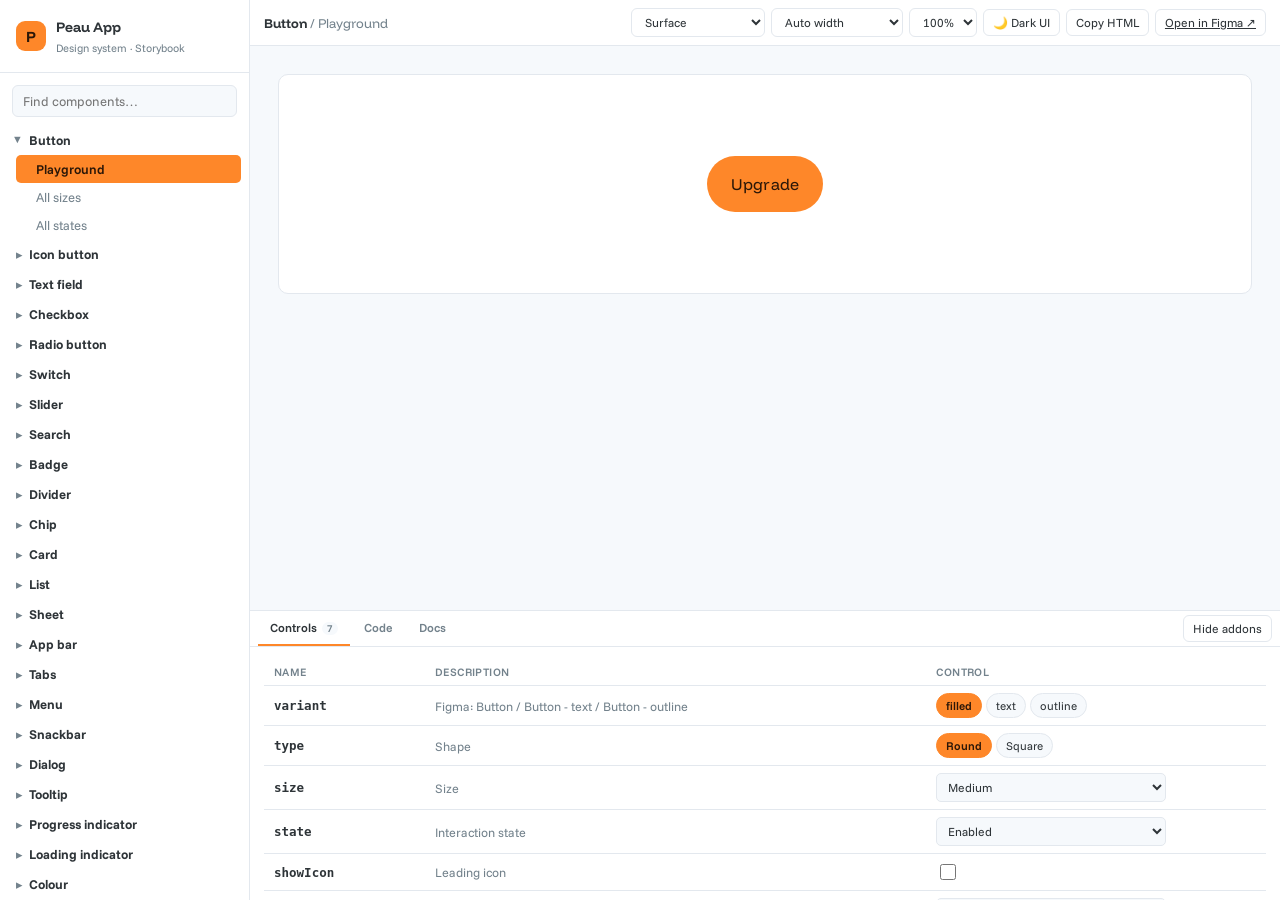
<file: storybook.html>
<!DOCTYPE html>
<html lang="en" data-sb-theme="light">
<head>
  <meta charset="utf-8">
  <meta name="viewport" content="width=device-width, initial-scale=1">
  <title>Peau App — Component Storybook</title>
  <meta name="description" content="A Storybook-style browser for the Peau App design system, built from the Figma component library.">

  <!--
    Peau App — Component Storybook
    ==============================
    A single-file, dependency-free Storybook for the Peau App design system,
    generated from the Figma component library:

      https://www.figma.com/design/fAjGnlWWU5b4eE3OQAmBOr/Peau-App_New?node-id=60879-52981

    Open this file in a browser. No build, no server, no npm.

    37 stories across 25 components in 7 groups (Actions, Inputs, Data display,
    Containment, Navigation, Feedback, Foundations). Each component has a
    Playground story whose controls are its real Figma variant properties
    (Type, Size, State, Configuration, Density, ...), plus "All variants"
    stories rendering the complete matrix as laid out on the Figma canvas.

    Features: searchable sidebar tree · Controls addon generated from arg types ·
    Code addon with copy · Docs addon carrying each component's Figma
    description, node id, deep link and Material 3 guidance link · canvas
    background / viewport / zoom controls · dark UI theme · #/story/<id> routing.

    THEMING
    The ":root" block at the top of the stylesheet maps 1:1 onto the Figma
    variables (Schemes/Primary -> --schemes-primary, and so on). Re-theming the
    whole library means editing that one block.

    NOTES ON FIDELITY
    - Button, icon button, text field, checkbox, radio, switch and the token set
      were built from design context read directly out of Figma, so their
      padding, radii, state-layer colours and type ramps are exact.
    - The remaining components were built from the Figma component metadata
      (variant names and geometry) plus the same token set, following the
      Material 3 specs each component's Figma description links to. Faithful
      rather than pixel-verified — the Figma MCP call budget ran out partway.
    - Icons use Material Symbols Rounded, the source the Figma icons were
      exported from (layer names are literally
      check_circle_24dp_FILL1_wght400_GRAD0_opsz24), rather than Figma asset
      URLs, which expire after seven days. Every .peau-icon has an explicit box
      so a font-load failure clips the ligature name instead of breaking layout.
  -->

  <link rel="preconnect" href="https://fonts.googleapis.com">
  <link rel="preconnect" href="https://fonts.gstatic.com" crossorigin>
  <link href="https://fonts.googleapis.com/css2?family=Funnel+Display:wght@300..800&family=Funnel+Sans:ital,wght@0,300..800;1,300..800&display=swap" rel="stylesheet">
  <link href="https://fonts.googleapis.com/css2?family=Material+Symbols+Rounded:opsz,wght,FILL,GRAD@24,400,1,0&display=swap" rel="stylesheet">

<style>
/* ===== tokens ===== */
/* ============================================================
   Peau App — Design tokens
   Source: Figma "Peau App_New" › page "Components (Adjusted)"
   https://www.figma.com/design/fAjGnlWWU5b4eE3OQAmBOr/Peau-App_New?node-id=60879-52981
   Values pulled from Figma variables (M3 light theme, Peau scheme).
   ============================================================ */

:root {
  /* ---- Color · schemes ---- */
  --schemes-primary:            #fe8729;
  --schemes-on-primary:         #2b1708;
  --schemes-primary-container:  #fff7f1;
  --schemes-secondary:          #2b1708;
  --schemes-secondary-variant:  #6c4828;
  --schemes-on-surface:         #2b1708;
  --schemes-outline:            #c3bcb9;
  --schemes-surface:            #ffffff;
  --schemes-section-background: #ffffff;

  /* ---- Color · primary variants ---- */
  --primary60: #fdac6d;

  /* ---- Color · state layers ---- */
  --states-primary-8:    rgba(254, 135, 41, 0.08);
  --states-primary-12:   rgba(254, 135, 41, 0.12);
  --states-secondary-8:  rgba(43, 23, 8, 0.08);
  --states-secondary-12: rgba(43, 23, 8, 0.12);
  --states-disabled:     rgba(29, 27, 32, 0.10);
  --states-disabled-content-opacity: 0.38;

  /* ---- Shape · corner ---- */
  --corner-none:        0px;
  --corner-extra-small: 4px;
  --corner-small:       8px;
  --corner-medium:      12px;
  --corner-large:       16px;
  --corner-extra-large: 28px;
  --corner-full:        1000px;

  /* ---- Elevation ---- */
  --elevation-0: none;
  --elevation-1: 0 1px 2px rgba(43, 23, 8, 0.16), 0 1px 3px 1px rgba(43, 23, 8, 0.08);
  --elevation-2: 0 1px 2px rgba(43, 23, 8, 0.16), 0 2px 6px 2px rgba(43, 23, 8, 0.08);
  --elevation-3: 0 4px 8px 3px rgba(43, 23, 8, 0.08), 0 1px 3px rgba(43, 23, 8, 0.16);

  /* ---- Typography · families ---- */
  --font-display: "Funnel Display", "Trebuchet MS", "Segoe UI", sans-serif;
  --font-body:    "Funnel Sans", "Segoe UI", system-ui, sans-serif;

  /* ---- Typography · M3 roles (size / line-height / tracking) ---- */
  --headline-large-size: 32px;  --headline-large-line: 40px;  --headline-large-track: 0px;
  --headline-small-size: 24px;  --headline-small-line: 32px;  --headline-small-track: 0px;
  --title-medium-size:   16px;  --title-medium-line:   24px;  --title-medium-track:   0.15px;
  --title-small-size:    14px;  --title-small-line:    20px;  --title-small-track:    0.1px;
  --label-large-size:    14px;  --label-large-line:    20px;  --label-large-track:    0.1px;
  --body-large-size:     16px;  --body-large-line:     24px;  --body-large-track:     0.5px;
  --body-medium-size:    14px;  --body-medium-line:    20px;  --body-medium-track:    0.25px;
  --body-small-size:     12px;  --body-small-line:     16px;  --body-small-track:     0.4px;
}


/* ===== components ===== */
/* ============================================================
   Peau App — Component library
   Every rule below is derived from the Figma component set on
   page "Components (Adjusted)". Variant names in comments match
   the Figma variant property names exactly.
   ============================================================ */

.peau { font-family: var(--font-body); color: var(--schemes-on-surface); }

/* Material Symbols glyphs — the same source the Figma icons were
   exported from (layer names e.g. check_circle_24dp_FILL1_wght400_GRAD0_opsz24) */
.peau-icon {
  font-family: "Material Symbols Rounded";
  font-weight: normal;
  font-style: normal;
  line-height: 1;
  letter-spacing: normal;
  text-transform: none;
  display: inline-block;
  white-space: nowrap;
  word-wrap: normal;
  direction: ltr;
  font-variation-settings: "FILL" 1, "wght" 400, "GRAD" 0, "opsz" 24;
  -webkit-font-feature-settings: "liga";
  -webkit-font-smoothing: antialiased;
  flex: none;
  /* Default box. Every icon is sized explicitly so that if the icon font
     fails to load, the ligature name is clipped to the glyph box instead
     of overflowing and breaking the surrounding layout. */
  font-size: 24px;
  width: 24px;
  height: 24px;
  overflow: hidden;
}

/* ============================================================
   BUTTON  ·  Figma: Button / Button - text / Button - outline
   Props: Type (Round|Square) × Size (XSmall…XLarge) × State × Icon
   ============================================================ */

.peau-btn {
  position: relative;
  display: inline-flex;
  align-items: center;
  justify-content: center;
  border: 0;
  background: none;
  font-family: var(--font-display);
  color: var(--schemes-on-primary);
  cursor: pointer;
  text-decoration: none;
  isolation: isolate;
  transition: border-radius 120ms ease;
}
.peau-btn__content {
  display: inline-flex;
  align-items: center;
  justify-content: center;
  overflow: hidden;
  background: var(--schemes-primary);
  border-radius: inherit;
}
.peau-btn__state-layer {
  display: inline-flex;
  align-items: center;
  justify-content: center;
  position: relative;
  width: 100%;
  box-sizing: border-box;
}
.peau-btn__label { white-space: nowrap; }

/* --- Size: XSmall --- */
.peau-btn--xsmall                    { border-radius: var(--corner-full); }
.peau-btn--xsmall .peau-btn__state-layer { gap: 4px; padding: 6px 12px; }
.peau-btn--xsmall .peau-btn__label {
  font-size: var(--label-large-size); line-height: var(--label-large-line);
  letter-spacing: var(--label-large-track); font-weight: 500;
}
.peau-btn--xsmall .peau-icon { font-size: 20px; width: 20px; height: 20px; }

/* --- Size: Small --- */
.peau-btn--small                     { border-radius: var(--corner-full); }
.peau-btn--small .peau-btn__state-layer  { gap: 8px; padding: 10px 16px; }
.peau-btn--small .peau-btn__label {
  font-size: var(--label-large-size); line-height: var(--label-large-line);
  letter-spacing: var(--label-large-track); font-weight: 500;
}
.peau-btn--small .peau-icon { font-size: 20px; width: 20px; height: 20px; }

/* --- Size: Medium --- */
.peau-btn--medium                    { border-radius: var(--corner-full); }
.peau-btn--medium .peau-btn__state-layer { gap: 8px; padding: 16px 24px; }
.peau-btn--medium .peau-btn__label {
  font-size: var(--title-medium-size); line-height: var(--title-medium-line);
  letter-spacing: var(--title-medium-track); font-weight: 400;
}
.peau-btn--medium .peau-icon { font-size: 24px; width: 24px; height: 24px; }

/* --- Size: Large --- */
.peau-btn--large                     { border-radius: var(--corner-full); }
.peau-btn--large .peau-btn__state-layer  { gap: 12px; padding: 32px 48px; }
.peau-btn--large .peau-btn__label {
  font-size: var(--headline-small-size); line-height: var(--headline-small-line);
  letter-spacing: var(--headline-small-track); font-weight: 400;
}
.peau-btn--large .peau-icon { font-size: 32px; width: 32px; height: 32px; }

/* --- Size: XLarge --- */
.peau-btn--xlarge                    { border-radius: var(--corner-full); }
.peau-btn--xlarge .peau-btn__state-layer { gap: 16px; padding: 48px 64px; }
.peau-btn--xlarge .peau-btn__label {
  font-size: var(--headline-large-size); line-height: var(--headline-large-line);
  letter-spacing: var(--headline-large-track); font-weight: 400;
}
.peau-btn--xlarge .peau-icon { font-size: 40px; width: 40px; height: 40px; }

/* --- Type: Square (overrides the Round radii above) --- */
.peau-btn--square.peau-btn--xsmall,
.peau-btn--square.peau-btn--small  { border-radius: var(--corner-medium); }
.peau-btn--square.peau-btn--medium { border-radius: var(--corner-large); }
.peau-btn--square.peau-btn--large,
.peau-btn--square.peau-btn--xlarge { border-radius: var(--corner-extra-large); }

/* --- State: Hovered / Focused / Pressed --- */
.peau-btn--hovered .peau-btn__state-layer { background: var(--states-secondary-8); }
.peau-btn--focused .peau-btn__state-layer { background: var(--states-secondary-12); }
.peau-btn--pressed .peau-btn__state-layer { background: var(--states-secondary-8); }

/* Pressed squashes the corner radius (Figma: pressed radii) */
.peau-btn--pressed.peau-btn--xsmall,
.peau-btn--pressed.peau-btn--small  { border-radius: var(--corner-small); }
.peau-btn--pressed.peau-btn--medium { border-radius: var(--corner-medium); }
.peau-btn--pressed.peau-btn--large,
.peau-btn--pressed.peau-btn--xlarge { border-radius: var(--corner-large); }

/* Focus indicator — 3px, inset -2px, colour Schemes/Secondary */
.peau-btn--focused::after {
  content: "";
  position: absolute;
  inset: -2px;
  border: 3px solid var(--schemes-secondary);
  border-radius: calc(var(--corner-full));
  pointer-events: none;
}
.peau-btn--square.peau-btn--focused::after { border-radius: 18px; }

/* --- State: Disabled --- */
.peau-btn--disabled { cursor: default; pointer-events: none; }
.peau-btn--disabled .peau-btn__content     { background: var(--states-disabled); }
.peau-btn--disabled .peau-btn__state-layer { opacity: var(--states-disabled-content-opacity); }
.peau-btn--disabled .peau-btn__label       { color: var(--schemes-on-surface); }

/* --- Variant: text (Figma "Button - text") --- */
.peau-btn--text .peau-btn__content  { background: transparent; }
.peau-btn--text .peau-btn__label,
.peau-btn--text .peau-icon          { color: var(--schemes-primary); }
.peau-btn--text.peau-btn--hovered .peau-btn__state-layer { background: var(--states-primary-8); }
.peau-btn--text.peau-btn--focused .peau-btn__state-layer { background: var(--states-primary-12); }
.peau-btn--text.peau-btn--pressed .peau-btn__state-layer { background: var(--states-primary-12); }
.peau-btn--text.peau-btn--disabled .peau-btn__content { background: transparent; }
.peau-btn--text.peau-btn--disabled .peau-btn__label,
.peau-btn--text.peau-btn--disabled .peau-icon { color: var(--schemes-on-surface); }

/* --- Variant: outline (Figma "Button - outline") --- */
.peau-btn--outline .peau-btn__content {
  background: transparent;
  box-shadow: inset 0 0 0 1px var(--schemes-outline);
}
.peau-btn--outline .peau-btn__label,
.peau-btn--outline .peau-icon { color: var(--schemes-primary); }
.peau-btn--outline.peau-btn--hovered .peau-btn__state-layer { background: var(--states-primary-8); }
.peau-btn--outline.peau-btn--focused .peau-btn__state-layer { background: var(--states-primary-12); }
.peau-btn--outline.peau-btn--pressed .peau-btn__state-layer { background: var(--states-primary-12); }
.peau-btn--outline.peau-btn--focused .peau-btn__content {
  box-shadow: inset 0 0 0 1px var(--schemes-primary);
}
.peau-btn--outline.peau-btn--disabled .peau-btn__content {
  background: transparent;
  box-shadow: inset 0 0 0 1px var(--schemes-outline);
}
.peau-btn--outline.peau-btn--disabled .peau-btn__label,
.peau-btn--outline.peau-btn--disabled .peau-icon { color: var(--schemes-on-surface); }

/* ============================================================
   ICON BUTTON  ·  Figma: Icon button / -tonal / -outline / -standard
   ============================================================ */

.peau-icon-btn {
  position: relative;
  display: inline-flex;
  align-items: center;
  justify-content: center;
  width: 48px;
  height: 48px;
  padding: 0;
  border: 0;
  background: none;
  cursor: pointer;
  border-radius: var(--corner-full);
  color: var(--schemes-on-primary);
}
.peau-icon-btn__content {
  display: inline-flex;
  align-items: center;
  justify-content: center;
  width: 40px;
  height: 40px;
  border-radius: inherit;
  background: var(--schemes-primary);
  overflow: hidden;
}
.peau-icon-btn__state-layer {
  display: inline-flex;
  align-items: center;
  justify-content: center;
  width: 100%;
  height: 100%;
}
.peau-icon-btn .peau-icon { font-size: 24px; width: 24px; height: 24px; }

.peau-icon-btn--square            { border-radius: var(--corner-medium); }
.peau-icon-btn--square .peau-icon-btn__content { border-radius: var(--corner-medium); }

.peau-icon-btn--tonal .peau-icon-btn__content    { background: var(--primary60); }
.peau-icon-btn--outline .peau-icon-btn__content  {
  background: transparent;
  box-shadow: inset 0 0 0 1px var(--schemes-outline);
  color: var(--schemes-on-surface);
}
.peau-icon-btn--standard .peau-icon-btn__content { background: transparent; color: var(--schemes-on-surface); }

.peau-icon-btn--hovered .peau-icon-btn__state-layer { background: var(--states-secondary-8); }
.peau-icon-btn--focused .peau-icon-btn__state-layer { background: var(--states-secondary-12); }
.peau-icon-btn--pressed .peau-icon-btn__state-layer { background: var(--states-secondary-8); }
.peau-icon-btn--focused::after {
  content: "";
  position: absolute;
  inset: 2px;
  border: 3px solid var(--schemes-secondary);
  border-radius: inherit;
  pointer-events: none;
}
.peau-icon-btn--disabled { pointer-events: none; }
.peau-icon-btn--disabled .peau-icon-btn__content     { background: var(--states-disabled); box-shadow: none; }
.peau-icon-btn--disabled .peau-icon-btn__state-layer { opacity: var(--states-disabled-content-opacity); }

/* --- Size variants (Figma: XS 32 / S 40 / M 56 / L 96 / XL 136) --- */
.peau-icon-btn--xs { width: 40px; height: 40px; }
.peau-icon-btn--xs .peau-icon-btn__content { width: 32px; height: 32px; }
.peau-icon-btn--xs .peau-icon { font-size: 20px; width: 20px; height: 20px; }
.peau-icon-btn--m  { width: 64px; height: 64px; }
.peau-icon-btn--m  .peau-icon-btn__content { width: 56px; height: 56px; }
.peau-icon-btn--m  .peau-icon { font-size: 24px; width: 24px; height: 24px; }
.peau-icon-btn--l  { width: 104px; height: 104px; }
.peau-icon-btn--l  .peau-icon-btn__content { width: 96px; height: 96px; }
.peau-icon-btn--l  .peau-icon { font-size: 32px; width: 32px; height: 32px; }
.peau-icon-btn--xl { width: 144px; height: 144px; }
.peau-icon-btn--xl .peau-icon-btn__content { width: 136px; height: 136px; }
.peau-icon-btn--xl .peau-icon { font-size: 40px; width: 40px; height: 40px; }

/* ============================================================
   TEXT FIELD  ·  Figma: Text field
   Style=Outlined × State × Text configurations × Leading/Trailing icon
   ============================================================ */

.peau-textfield {
  position: relative;
  display: flex;
  flex-direction: column;
  align-items: flex-start;
  width: 210px;
  height: 56px;
  border-radius: var(--corner-medium);
}
.peau-textfield__box {
  display: flex;
  flex: 1 0 0;
  min-height: 0;
  width: 100%;
  box-sizing: border-box;
  border: 1px solid var(--schemes-outline);
  border-radius: var(--corner-medium);
  background: transparent;
}
.peau-textfield__state-layer {
  display: flex;
  align-items: center;
  gap: 12px;
  flex: 1 0 0;
  min-height: 0;
  width: 100%;
  box-sizing: border-box;
  padding: 4px 16px;
  border-radius: var(--corner-medium);
}
.peau-textfield__content {
  display: flex;
  flex-direction: column;
  justify-content: center;
  flex: 1 0 0;
  min-width: 0;
  height: 48px;
  padding: 4px 0;
}
.peau-textfield__text {
  font-family: var(--font-body);
  font-size: var(--body-large-size);
  line-height: var(--body-large-line);
  letter-spacing: var(--body-large-track);
  color: var(--schemes-secondary-variant);
  margin: 0;
}
.peau-textfield__text--input { color: var(--schemes-on-surface); }
.peau-textfield__supporting {
  position: absolute;
  bottom: -20px;
  left: 0;
  right: 0;
  height: 20px;
  padding: 4px 16px;
  box-sizing: border-box;
  font-family: var(--font-body);
  font-size: var(--body-small-size);
  line-height: var(--body-small-line);
  letter-spacing: var(--body-small-track);
  color: var(--schemes-secondary-variant);
}
.peau-textfield .peau-icon { font-size: 24px; width: 24px; height: 24px; color: var(--schemes-secondary-variant); }

/* Caret shown in the Focused variant */
.peau-textfield__caret {
  display: inline-block;
  width: 1px;
  height: 16px;
  background: var(--schemes-primary);
  animation: peau-blink 1s step-end infinite;
}
@keyframes peau-blink { 50% { opacity: 0; } }

/* --- States --- */
.peau-textfield--hovered  .peau-textfield__box { border-color: var(--schemes-on-surface); }
.peau-textfield--focused  .peau-textfield__box { border: 3px solid var(--schemes-primary); }
.peau-textfield--error    .peau-textfield__box { border: 2px solid #b3261e; }
.peau-textfield--error    .peau-textfield__supporting,
.peau-textfield--error    .peau-textfield__text,
.peau-textfield--error    .peau-icon { color: #b3261e; }
.peau-textfield--disabled { opacity: var(--states-disabled-content-opacity); }
.peau-textfield--disabled .peau-textfield__box { border-color: var(--schemes-on-surface); }

/* ============================================================
   CHECKBOX  ·  Figma: Checkboxes
   Type (Selected|Unselected|Indeterminate|Error *) × State
   ============================================================ */

.peau-checkbox {
  position: relative;
  display: inline-flex;
  align-items: center;
  justify-content: center;
  width: 48px;
  height: 48px;
  padding: 4px;
  box-sizing: border-box;
  cursor: pointer;
}
.peau-checkbox__state-layer {
  position: relative;
  display: inline-flex;
  align-items: center;
  justify-content: center;
  padding: 11px;
  border-radius: var(--corner-full);
}
.peau-checkbox__box {
  width: 18px;
  height: 18px;
  border-radius: 2px;
  box-sizing: border-box;
  background: var(--primary60);
}
.peau-checkbox__mark {
  position: absolute;
  left: 50%;
  top: 50%;
  transform: translate(-50%, -50%);
  font-size: 24px;
  width: 24px;
  height: 24px;
  color: var(--schemes-on-primary);
}
/* Type=Unselected — 2px outline box, no fill, no glyph */
.peau-checkbox--unselected .peau-checkbox__box {
  background: transparent;
  border: 2px solid var(--schemes-secondary-variant);
}
.peau-checkbox--unselected .peau-checkbox__mark { display: none; }
/* Type=Error * */
.peau-checkbox--error .peau-checkbox__box  { background: #b3261e; }
.peau-checkbox--error.peau-checkbox--unselected .peau-checkbox__box {
  background: transparent; border-color: #b3261e;
}
/* States */
.peau-checkbox--hovered .peau-checkbox__state-layer { background: var(--states-secondary-8); }
.peau-checkbox--focused .peau-checkbox__state-layer { background: var(--states-secondary-12); }
.peau-checkbox--pressed .peau-checkbox__state-layer { background: var(--states-primary-12); }
.peau-checkbox--disabled { pointer-events: none; opacity: var(--states-disabled-content-opacity); }

/* ============================================================
   RADIO BUTTON  ·  Figma: Radio buttons — Selected × State
   ============================================================ */

.peau-radio {
  position: relative;
  display: inline-flex;
  align-items: center;
  justify-content: center;
  width: 48px;
  height: 48px;
  cursor: pointer;
}
.peau-radio__container {
  display: inline-flex;
  align-items: center;
  justify-content: center;
  overflow: hidden;
  border-radius: var(--corner-full);
}
.peau-radio__state-layer {
  display: inline-flex;
  align-items: center;
  justify-content: center;
  padding: 8px;
  border-radius: var(--corner-full);
}
.peau-radio__icon {
  position: relative;
  width: 24px;
  height: 24px;
  border-radius: var(--corner-full);
  box-sizing: border-box;
  border: 2px solid var(--schemes-secondary-variant);
}
.peau-radio--selected .peau-radio__icon { border-color: var(--schemes-primary); }
.peau-radio--selected .peau-radio__icon::after {
  content: "";
  position: absolute;
  left: 50%;
  top: 50%;
  transform: translate(-50%, -50%);
  width: 10px;
  height: 10px;
  border-radius: var(--corner-full);
  background: var(--schemes-primary);
}
/* State layers — primary tint when selected, secondary when not */
.peau-radio--selected.peau-radio--hovered .peau-radio__state-layer,
.peau-radio--selected.peau-radio--focused .peau-radio__state-layer { background: var(--states-primary-8); }
.peau-radio--selected.peau-radio--pressed .peau-radio__state-layer { background: var(--states-primary-12); }
.peau-radio--hovered .peau-radio__state-layer,
.peau-radio--pressed .peau-radio__state-layer { background: var(--states-secondary-8); }
.peau-radio--focused .peau-radio__state-layer { background: var(--states-secondary-12); }
.peau-radio--focused::after {
  content: "";
  position: absolute;
  inset: 2px;
  border: 3px solid var(--schemes-secondary);
  border-radius: var(--corner-full);
  pointer-events: none;
}
.peau-radio--disabled { pointer-events: none; opacity: var(--states-disabled-content-opacity); }

/* ============================================================
   SWITCH  ·  Figma: Switch — Selected × State × Icon
   ============================================================ */

.peau-switch {
  position: relative;
  display: inline-flex;
  align-items: center;
  width: 52px;
  height: 32px;
  padding: 2px 4px;
  box-sizing: border-box;
  justify-content: flex-end;
  border-radius: var(--corner-full);
  background: var(--primary60);
  cursor: pointer;
}
.peau-switch__handle { position: relative; flex: 1 0 0; min-width: 0; height: 100%; }
.peau-switch__target {
  position: absolute;
  top: 50%;
  right: -12px;
  transform: translateY(-50%);
  display: flex;
  align-items: center;
  justify-content: center;
  padding: 4px;
}
.peau-switch__state-layer {
  display: flex;
  align-items: center;
  justify-content: center;
  padding: 8px;
  border-radius: var(--corner-full);
}
.peau-switch__shape {
  display: flex;
  align-items: center;
  justify-content: center;
  padding: 11px;
  border-radius: 24px;
  overflow: hidden;
  background: var(--schemes-on-primary);
  color: var(--primary60);
}
.peau-switch__shape .peau-icon { font-size: 16px; width: 16px; height: 16px; }

/* Selected=False — outlined track, smaller handle pinned left */
.peau-switch--off {
  justify-content: flex-start;
  padding: 2px 8px;
  background: var(--schemes-primary-container);
  border: 2px solid var(--schemes-outline);
}
.peau-switch--off .peau-switch__target      { right: auto; left: -16px; }
.peau-switch--off .peau-switch__state-layer { padding: 12px; }
.peau-switch--off .peau-switch__shape       { padding: 7px; background: var(--schemes-secondary-variant); }

.peau-switch--hovered .peau-switch__state-layer { background: var(--states-secondary-8); }
.peau-switch--focused .peau-switch__state-layer { background: var(--states-secondary-12); }
.peau-switch--pressed .peau-switch__state-layer { background: var(--states-primary-12); }
.peau-switch--disabled { pointer-events: none; opacity: var(--states-disabled-content-opacity); }

/* ============================================================
   BADGE  ·  Figma: Badges — Size (Small 6px | Large 16px)
   ============================================================ */

.peau-badge {
  display: inline-flex;
  align-items: center;
  justify-content: center;
  background: var(--schemes-primary);
  border-radius: var(--corner-full);
  color: var(--schemes-on-primary);
  font-family: var(--font-display);
}
.peau-badge--small { width: 6px; height: 6px; }
.peau-badge--large {
  min-width: 16px;
  height: 16px;
  padding: 0 4px;
  box-sizing: border-box;
  font-size: 11px;
  line-height: 16px;
  letter-spacing: 0.5px;
}

/* ============================================================
   DIVIDER  ·  Figma: Dividers
   Horizontal/Full-width | Inset | Middle-inset | with subhead, Vertical/*
   ============================================================ */

.peau-divider {
  border: 0;
  background: var(--schemes-outline);
  margin: 0;
}
.peau-divider--horizontal            { width: 320px; height: 1px; }
.peau-divider--inset                 { margin-left: 16px; width: 304px; }
.peau-divider--middle-inset          { margin: 0 16px; width: 288px; }
.peau-divider--vertical              { width: 1px; height: 120px; }
.peau-divider-subhead {
  width: 320px;
  font-family: var(--font-display);
  font-size: var(--title-small-size);
  line-height: var(--title-small-line);
  letter-spacing: var(--title-small-track);
  font-weight: 500;
  color: var(--schemes-secondary-variant);
  padding-bottom: 4px;
  border-bottom: 1px solid var(--schemes-outline);
}

/* ============================================================
   CHIP  ·  Figma: Custom components › Non interactive Chip
   ============================================================ */

.peau-chip {
  display: inline-flex;
  align-items: center;
  gap: 8px;
  height: 32px;
  padding: 0 12px;
  box-sizing: border-box;
  border-radius: var(--corner-small);
  background: var(--schemes-primary-container);
  box-shadow: inset 0 0 0 1px var(--schemes-outline);
  font-family: var(--font-display);
  font-size: var(--label-large-size);
  line-height: var(--label-large-line);
  letter-spacing: var(--label-large-track);
  color: var(--schemes-on-surface);
}
.peau-chip .peau-icon { font-size: 18px; width: 18px; height: 18px; }
.peau-chip--selected {
  background: var(--primary60);
  box-shadow: none;
}

/* ============================================================
   CARD  ·  Figma: Cards — Stacked card / Horizontal card
   Style (Elevated|Style5) × Layout (Media & text|Slot)
   ============================================================ */

.peau-card {
  display: flex;
  flex-direction: column;
  width: 360px;
  box-sizing: border-box;
  border-radius: var(--corner-medium);
  background: var(--schemes-surface);
  overflow: hidden;
}
.peau-card--elevated { box-shadow: var(--elevation-1); }
.peau-card--outlined { box-shadow: inset 0 0 0 1px var(--schemes-outline); }
.peau-card--filled   { background: var(--schemes-primary-container); }
.peau-card--horizontal { flex-direction: row; align-items: center; height: 80px; gap: 16px; }
.peau-card__media {
  flex: none;
  width: 80px;
  height: 80px;
  background: var(--primary60);
  display: flex;
  align-items: center;
  justify-content: center;
  color: var(--schemes-on-primary);
}
.peau-card__media .peau-icon { font-size: 32px; width: 32px; height: 32px; }
.peau-card--stacked .peau-card__media { width: 100%; height: 160px; }
.peau-card__body { display: flex; flex-direction: column; gap: 4px; padding: 12px 16px; min-width: 0; }
.peau-card--horizontal .peau-card__body { padding: 12px 16px 12px 0; }
.peau-card__title {
  font-family: var(--font-display);
  font-size: var(--title-medium-size);
  line-height: var(--title-medium-line);
  letter-spacing: var(--title-medium-track);
  color: var(--schemes-on-surface);
}
.peau-card__text {
  font-family: var(--font-body);
  font-size: var(--body-medium-size);
  line-height: var(--body-medium-line);
  letter-spacing: var(--body-medium-track);
  color: var(--schemes-secondary-variant);
}
.peau-card__slot {
  height: 80px;
  border: 1px dashed var(--schemes-outline);
  border-radius: var(--corner-small);
  margin: 12px 16px;
  display: flex;
  align-items: center;
  justify-content: center;
  color: var(--schemes-secondary-variant);
  font-size: var(--body-small-size);
  letter-spacing: var(--body-small-track);
}

/* ============================================================
   APP BAR  ·  Figma: App bars
   Configuration (Small|Small-centered|Small-image|Search|Medium|Large)
   × Elevation (Flat|On-scroll)
   ============================================================ */

.peau-appbar {
  display: flex;
  align-items: center;
  gap: 4px;
  width: 412px;
  height: 64px;
  padding: 0 4px;
  box-sizing: border-box;
  background: var(--schemes-surface);
  color: var(--schemes-on-surface);
}
.peau-appbar--on-scroll { box-shadow: var(--elevation-2); }
.peau-appbar__headline {
  flex: 1 0 0;
  min-width: 0;
  padding: 0 12px;
  font-family: var(--font-display);
  font-size: 22px;
  line-height: 28px;
  color: var(--schemes-on-surface);
}
.peau-appbar--centered .peau-appbar__headline { text-align: center; }
.peau-appbar--medium { height: 112px; align-items: flex-end; padding-bottom: 20px; flex-wrap: wrap; }
.peau-appbar--medium .peau-appbar__headline { flex-basis: 100%; font-size: 24px; line-height: 32px; }
.peau-appbar--large  { height: 120px; align-items: flex-end; padding-bottom: 24px; flex-wrap: wrap; }
.peau-appbar--large  .peau-appbar__headline { flex-basis: 100%; font-size: 28px; line-height: 36px; }
.peau-appbar__leading, .peau-appbar__trailing { display: flex; align-items: center; gap: 4px; }
.peau-appbar__avatar {
  width: 32px; height: 32px; border-radius: var(--corner-full);
  background: var(--primary60); flex: none;
  display: flex; align-items: center; justify-content: center;
  color: var(--schemes-on-primary);
}
.peau-appbar__avatar .peau-icon { font-size: 20px; width: 20px; height: 20px; }

/* Search app bar — Figma "Building Blocks/*/Search bar" */
.peau-searchbar {
  display: flex;
  align-items: center;
  gap: 12px;
  width: 292px;
  height: 56px;
  padding: 0 16px;
  box-sizing: border-box;
  border-radius: var(--corner-full);
  background: var(--schemes-primary-container);
  color: var(--schemes-secondary-variant);
  font-family: var(--font-body);
  font-size: var(--body-large-size);
  letter-spacing: var(--body-large-track);
}
.peau-searchbar--centered { justify-content: center; }
.peau-searchbar .peau-icon { font-size: 24px; width: 24px; height: 24px; }
.peau-searchbar__label { flex: 1 0 0; min-width: 0; }
.peau-searchbar--centered .peau-searchbar__label { flex: none; }

/* ============================================================
   TABS  ·  Figma: Tabs
   Type (Fixed|Scrollable) × Style (Primary|Secondary)
   × Configuration (Label only|Label & icon|Icon only)
   ============================================================ */

.peau-tabs {
  display: flex;
  width: 360px;
  height: 48px;
  box-sizing: border-box;
  border-bottom: 1px solid var(--schemes-outline);
  background: var(--schemes-surface);
}
.peau-tabs--with-icon { height: 64px; }
.peau-tabs--scrollable { justify-content: flex-start; overflow-x: auto; }
.peau-tab {
  position: relative;
  display: flex;
  flex: 1 0 0;
  min-width: 0;
  flex-direction: column;
  align-items: center;
  justify-content: center;
  gap: 2px;
  padding: 0 16px;
  border: 0;
  background: none;
  cursor: pointer;
  font-family: var(--font-display);
  font-size: var(--title-small-size);
  line-height: var(--title-small-line);
  letter-spacing: var(--title-small-track);
  font-weight: 500;
  color: var(--schemes-secondary-variant);
  white-space: nowrap;
}
.peau-tabs--scrollable .peau-tab { flex: none; }
.peau-tab .peau-icon { font-size: 24px; width: 24px; height: 24px; }
.peau-tab--active { color: var(--schemes-primary); }
/* Style=Primary — indicator hugs the label; Secondary — spans the tab */
.peau-tab--active::after {
  content: "";
  position: absolute;
  bottom: 0;
  height: 3px;
  background: var(--schemes-primary);
  border-radius: 3px 3px 0 0;
}
.peau-tabs--primary   .peau-tab--active::after { left: 50%; transform: translateX(-50%); width: 56px; }
.peau-tabs--secondary .peau-tab--active::after { left: 0; right: 0; width: auto; }
.peau-tabs--secondary .peau-tab--active { color: var(--schemes-on-surface); }

/* ============================================================
   SNACKBAR  ·  Figma: Snackbars
   Configuration (Text only|Text & action|Text & longer action)
   × # of lines (One|Two) × Show close affordance
   ============================================================ */

.peau-snackbar {
  display: flex;
  align-items: center;
  gap: 8px;
  width: 344px;
  min-height: 48px;
  padding: 4px 8px 4px 16px;
  box-sizing: border-box;
  border-radius: var(--corner-extra-small);
  background: var(--schemes-on-surface);
  color: var(--schemes-primary-container);
  box-shadow: var(--elevation-3);
}
.peau-snackbar--two-lines { align-items: flex-start; min-height: 68px; padding-top: 12px; padding-bottom: 12px; }
.peau-snackbar--stacked   { flex-direction: column; align-items: stretch; min-height: 112px; }
.peau-snackbar__text {
  flex: 1 0 0;
  min-width: 0;
  font-family: var(--font-body);
  font-size: var(--body-medium-size);
  line-height: var(--body-medium-line);
  letter-spacing: var(--body-medium-track);
  padding: 6px 0;
}
.peau-snackbar__actions { display: flex; align-items: center; gap: 4px; flex: none; }
.peau-snackbar--stacked .peau-snackbar__actions { justify-content: flex-end; }
.peau-snackbar__action {
  border: 0;
  background: none;
  cursor: pointer;
  padding: 10px 12px;
  border-radius: var(--corner-full);
  font-family: var(--font-display);
  font-size: var(--label-large-size);
  line-height: var(--label-large-line);
  letter-spacing: var(--label-large-track);
  font-weight: 500;
  color: var(--primary60);
}
.peau-snackbar__close {
  display: inline-flex;
  align-items: center;
  justify-content: center;
  width: 40px;
  height: 40px;
  border: 0;
  background: none;
  cursor: pointer;
  border-radius: var(--corner-full);
  color: var(--schemes-primary-container);
}
.peau-snackbar__close .peau-icon { font-size: 20px; width: 20px; height: 20px; }

/* ============================================================
   DIALOG  ·  Figma: Dialogs — Basic dialog (Icon=True|False)
   ============================================================ */

.peau-dialog {
  display: flex;
  flex-direction: column;
  gap: 16px;
  width: 312px;
  padding: 24px;
  box-sizing: border-box;
  border-radius: var(--corner-extra-large);
  background: var(--schemes-surface);
  box-shadow: var(--elevation-3);
}
.peau-dialog__icon { align-self: center; color: var(--schemes-primary); }
.peau-dialog__icon .peau-icon { font-size: 24px; width: 24px; height: 24px; }
.peau-dialog__headline {
  font-family: var(--font-display);
  font-size: var(--headline-small-size);
  line-height: var(--headline-small-line);
  color: var(--schemes-on-surface);
}
.peau-dialog--centered .peau-dialog__headline { text-align: center; }
.peau-dialog__body {
  font-family: var(--font-body);
  font-size: var(--body-medium-size);
  line-height: var(--body-medium-line);
  letter-spacing: var(--body-medium-track);
  color: var(--schemes-secondary-variant);
}
.peau-dialog__actions { display: flex; justify-content: flex-end; gap: 8px; }
.peau-dialog__list { display: flex; flex-direction: column; margin: 0 -24px; }

/* ============================================================
   LIST  ·  Figma: Lists — List / List: -2 Density / List: -4 Density
   ============================================================ */

.peau-list {
  display: flex;
  flex-direction: column;
  width: 360px;
  background: var(--schemes-surface);
}
.peau-list-item {
  display: flex;
  align-items: center;
  gap: 16px;
  min-height: 72px;
  padding: 8px 16px;
  box-sizing: border-box;
  background: var(--schemes-surface);
}
.peau-list--density--2 .peau-list-item { min-height: 64px; }
.peau-list--density--4 .peau-list-item { min-height: 56px; }
.peau-list-item__leading {
  flex: none;
  display: flex;
  align-items: center;
  justify-content: center;
  width: 40px;
  height: 40px;
  border-radius: var(--corner-full);
  background: var(--primary60);
  color: var(--schemes-on-primary);
}
.peau-list-item__leading .peau-icon { font-size: 24px; width: 24px; height: 24px; }
.peau-list-item__content { display: flex; flex-direction: column; flex: 1 0 0; min-width: 0; }
.peau-list-item__headline {
  font-family: var(--font-body);
  font-size: var(--body-large-size);
  line-height: var(--body-large-line);
  letter-spacing: var(--body-large-track);
  color: var(--schemes-on-surface);
}
.peau-list-item__supporting {
  font-family: var(--font-body);
  font-size: var(--body-medium-size);
  line-height: var(--body-medium-line);
  letter-spacing: var(--body-medium-track);
  color: var(--schemes-secondary-variant);
}
.peau-list-item__trailing {
  flex: none;
  color: var(--schemes-secondary-variant);
  font-family: var(--font-body);
  font-size: var(--body-small-size);
  letter-spacing: var(--body-small-track);
}
.peau-list-item__trailing .peau-icon { font-size: 24px; width: 24px; height: 24px; }

/* ============================================================
   MENU  ·  Figma: Menus — Density (0 | -2 | -4)
   ============================================================ */

.peau-menu {
  display: flex;
  flex-direction: column;
  width: 200px;
  padding: 8px 0;
  box-sizing: border-box;
  border-radius: var(--corner-small);
  background: var(--schemes-surface);
  box-shadow: var(--elevation-2);
}
.peau-menu-item {
  display: flex;
  align-items: center;
  gap: 12px;
  height: 48px;
  padding: 0 12px;
  box-sizing: border-box;
  cursor: pointer;
  font-family: var(--font-display);
  font-size: var(--label-large-size);
  line-height: var(--label-large-line);
  letter-spacing: var(--label-large-track);
  color: var(--schemes-on-surface);
}
.peau-menu--density--2 .peau-menu-item { height: 40px; }
.peau-menu--density--4 .peau-menu-item { height: 32px; }
.peau-menu-item:hover { background: var(--states-secondary-8); }
.peau-menu-item .peau-icon { font-size: 24px; width: 24px; height: 24px; color: var(--schemes-secondary-variant); }
.peau-menu-item__label { flex: 1 0 0; min-width: 0; }
.peau-menu-item--disabled { opacity: var(--states-disabled-content-opacity); pointer-events: none; }

/* ============================================================
   TOOLTIP  ·  Figma: Tooltips — Plain (Single|Multi line) + Rich
   ============================================================ */

.peau-tooltip {
  display: inline-flex;
  align-items: center;
  max-width: 200px;
  min-height: 24px;
  padding: 4px 8px;
  box-sizing: border-box;
  border-radius: var(--corner-extra-small);
  background: var(--schemes-on-surface);
  color: var(--schemes-primary-container);
  font-family: var(--font-display);
  font-size: var(--body-small-size);
  line-height: var(--body-small-line);
  letter-spacing: var(--body-small-track);
}
.peau-tooltip--multi { display: block; }
.peau-tooltip-rich {
  display: flex;
  flex-direction: column;
  gap: 4px;
  width: 312px;
  padding: 12px 16px;
  box-sizing: border-box;
  border-radius: var(--corner-medium);
  background: var(--schemes-primary-container);
  box-shadow: var(--elevation-2);
}
.peau-tooltip-rich__subhead {
  font-family: var(--font-display);
  font-size: var(--title-small-size);
  line-height: var(--title-small-line);
  letter-spacing: var(--title-small-track);
  font-weight: 500;
  color: var(--schemes-on-surface);
}
.peau-tooltip-rich__body {
  font-family: var(--font-body);
  font-size: var(--body-medium-size);
  line-height: var(--body-medium-line);
  letter-spacing: var(--body-medium-track);
  color: var(--schemes-secondary-variant);
}
.peau-tooltip-rich__actions { display: flex; gap: 8px; padding-top: 4px; }

/* ============================================================
   PROGRESS INDICATORS  ·  Figma: Progress Indicators
   Linear: Type (Flat|Wave) × Thickness (4dp|8dp) × Progress
   Circular: same, plus indeterminate
   ============================================================ */

.peau-progress-linear {
  display: flex;
  align-items: center;
  gap: 4px;
  width: 404px;
  height: 12px;
}
.peau-progress-linear__active {
  height: 4px;
  border-radius: var(--corner-full);
  background: var(--schemes-primary);
  transition: width 200ms ease;
}
.peau-progress-linear__track {
  flex: 1 0 0;
  min-width: 0;
  height: 4px;
  border-radius: var(--corner-full);
  background: var(--primary60);
  opacity: 0.4;
}
.peau-progress-linear__stop {
  flex: none;
  width: 4px;
  height: 4px;
  border-radius: var(--corner-full);
  background: var(--schemes-primary);
}
.peau-progress-linear--8dp .peau-progress-linear__active,
.peau-progress-linear--8dp .peau-progress-linear__track { height: 8px; }
.peau-progress-linear--8dp .peau-progress-linear__stop   { width: 8px; height: 8px; }
/* Type=Wave — the active track is drawn as a repeating wave */
.peau-progress-linear--wave .peau-progress-linear__active {
  height: 12px;
  border-radius: 0;
  -webkit-mask: url("data:image/svg+xml;utf8,<svg xmlns='http://www.w3.org/2000/svg' width='24' height='12' viewBox='0 0 24 12'><path d='M0 6 Q3 0 6 6 T12 6 T18 6 T24 6' fill='none' stroke='black' stroke-width='4' stroke-linecap='round'/></svg>") repeat-x center / 24px 12px;
          mask: url("data:image/svg+xml;utf8,<svg xmlns='http://www.w3.org/2000/svg' width='24' height='12' viewBox='0 0 24 12'><path d='M0 6 Q3 0 6 6 T12 6 T18 6 T24 6' fill='none' stroke='black' stroke-width='4' stroke-linecap='round'/></svg>") repeat-x center / 24px 12px;
  background: var(--schemes-primary);
}
.peau-progress-linear--indeterminate .peau-progress-linear__active {
  animation: peau-linear-indeterminate 1.6s cubic-bezier(0.4, 0, 0.2, 1) infinite;
}
@keyframes peau-linear-indeterminate {
  0%   { width: 10%;  margin-left: 0;   }
  50%  { width: 60%;  margin-left: 30%; }
  100% { width: 10%;  margin-left: 90%; }
}

.peau-progress-circular { display: inline-flex; transform: rotate(-90deg); }
.peau-progress-circular circle { fill: none; stroke-linecap: round; }
.peau-progress-circular .peau-progress-circular__track  { stroke: var(--primary60); opacity: 0.4; }
.peau-progress-circular .peau-progress-circular__active { stroke: var(--schemes-primary); transition: stroke-dashoffset 200ms ease; }
.peau-progress-circular--indeterminate { animation: peau-spin 1.4s linear infinite; }
@keyframes peau-spin { to { transform: rotate(270deg); } }

/* ============================================================
   LOADING INDICATOR  ·  Figma: Loading indicators
   Steps (1…7) × Show container
   ============================================================ */

.peau-loading {
  display: inline-flex;
  align-items: center;
  justify-content: center;
  width: 48px;
  height: 48px;
}
.peau-loading--container { background: var(--schemes-primary-container); border-radius: var(--corner-full); }
.peau-loading__shape {
  width: 38px;
  height: 38px;
  background: var(--schemes-primary);
  animation: peau-loading-morph 3s ease-in-out infinite;
}
@keyframes peau-loading-morph {
  0%,  100% { border-radius: 42% 58% 60% 40% / 45% 45% 55% 55%; transform: rotate(0deg); }
  25%       { border-radius: 60% 40% 35% 65% / 55% 45% 55% 45%; transform: rotate(90deg); }
  50%       { border-radius: 35% 65% 55% 45% / 60% 40% 60% 40%; transform: rotate(180deg); }
  75%       { border-radius: 55% 45% 40% 60% / 40% 60% 40% 60%; transform: rotate(270deg); }
}

/* ============================================================
   SLIDER  ·  Figma: Sliders — Standard / Centered / Range
   Building blocks: Handle 4×44, Track stop 4×4, tracks 16px tall
   ============================================================ */

.peau-slider {
  position: relative;
  display: flex;
  align-items: center;
  gap: 6px;
  width: 354px;
  height: 44px;
}
.peau-slider__track {
  position: relative;
  flex: 1 0 0;
  min-width: 0;
  height: 16px;
  border-radius: var(--corner-full);
  background: var(--schemes-primary-container);
  box-shadow: inset 0 0 0 1px var(--schemes-outline);
  overflow: hidden;
}
.peau-slider__active {
  position: absolute;
  top: 0;
  bottom: 0;
  background: var(--schemes-primary);
  border-radius: var(--corner-full);
}
.peau-slider__stops {
  position: absolute;
  inset: 0;
  display: flex;
  align-items: center;
  justify-content: space-between;
  padding: 0 6px;
}
.peau-slider__stop {
  width: 4px;
  height: 4px;
  border-radius: var(--corner-full);
  background: var(--schemes-secondary-variant);
  opacity: 0.5;
}
.peau-slider__handle {
  position: absolute;
  top: 0;
  width: 4px;
  height: 44px;
  border-radius: var(--corner-full);
  background: var(--schemes-on-surface);
  transform: translateX(-50%);
}
.peau-slider__value {
  position: absolute;
  bottom: calc(100% + 4px);
  transform: translateX(-50%);
  display: flex;
  align-items: center;
  justify-content: center;
  min-width: 48px;
  height: 44px;
  padding: 0 8px;
  box-sizing: border-box;
  border-radius: var(--corner-full);
  background: var(--schemes-primary);
  color: var(--schemes-on-primary);
  font-family: var(--font-display);
  font-size: var(--title-medium-size);
  letter-spacing: var(--title-medium-track);
}

/* ============================================================
   SHEETS  ·  Figma: Bottom sheets / Side sheets
   ============================================================ */

.peau-sheet {
  display: flex;
  flex-direction: column;
  width: 360px;
  background: var(--schemes-surface);
  box-shadow: var(--elevation-2);
}
.peau-sheet--bottom { border-radius: var(--corner-extra-large) var(--corner-extra-large) 0 0; padding-top: 16px; }
.peau-sheet--side   { border-radius: var(--corner-large) 0 0 var(--corner-large); width: 320px; height: 420px; }
.peau-sheet__drag-handle {
  align-self: center;
  width: 32px;
  height: 4px;
  border-radius: var(--corner-full);
  background: var(--schemes-outline);
  margin-bottom: 16px;
}
.peau-sheet__header {
  display: flex;
  align-items: center;
  gap: 8px;
  padding: 0 16px 16px;
  font-family: var(--font-display);
  font-size: var(--title-medium-size);
  line-height: var(--title-medium-line);
  letter-spacing: var(--title-medium-track);
  color: var(--schemes-on-surface);
}
.peau-sheet__header-title { flex: 1 0 0; min-width: 0; }
.peau-sheet__body { padding: 0 0 16px; }


/* ===== shell ===== */
/* ============================================================
   Storybook-style shell for the Peau App component library
   ============================================================ */

*, *::before, *::after { box-sizing: border-box; }

html, body {
  margin: 0;
  height: 100%;
  font-family: var(--font-body);
  background: var(--sb-app-bg);
  color: var(--sb-text);
  -webkit-font-smoothing: antialiased;
}

:root {
  --sb-app-bg:      #f6f9fc;
  --sb-surface:     #ffffff;
  --sb-border:      #e3e8ee;
  --sb-text:        #2e3438;
  --sb-text-muted:  #73828c;
  --sb-accent:      #fe8729;
  --sb-accent-soft: #fff3e8;
  --sb-code-bg:     #1f2023;
  --sb-code-text:   #e9edf2;
  --sb-sidebar-w:   250px;
  --sb-panel-h:     290px;
}

[data-sb-theme="dark"] {
  --sb-app-bg:      #16181c;
  --sb-surface:     #1f2226;
  --sb-border:      #31353c;
  --sb-text:        #e7ebf0;
  --sb-text-muted:  #98a2ad;
  --sb-accent:      #fe8729;
  --sb-accent-soft: #35261a;
  --sb-code-bg:     #101214;
  --sb-code-text:   #e9edf2;
}

/* ---------- Layout ---------- */

.sb {
  display: grid;
  grid-template-columns: var(--sb-sidebar-w) 1fr;
  grid-template-rows: 100%;
  height: 100%;
}

/* ---------- Sidebar ---------- */

.sb-sidebar {
  display: flex;
  flex-direction: column;
  min-height: 0;
  background: var(--sb-surface);
  border-right: 1px solid var(--sb-border);
}

.sb-brand {
  display: flex;
  align-items: center;
  gap: 10px;
  padding: 16px;
  border-bottom: 1px solid var(--sb-border);
}
.sb-brand__mark {
  display: flex;
  align-items: center;
  justify-content: center;
  width: 30px;
  height: 30px;
  flex: none;
  border-radius: 9px;
  background: var(--sb-accent);
  color: #2b1708;
  font-family: var(--font-display);
  font-weight: 700;
  font-size: 15px;
}
.sb-brand__name {
  font-family: var(--font-display);
  font-size: 14px;
  font-weight: 700;
  line-height: 1.2;
}
.sb-brand__sub { font-size: 11px; color: var(--sb-text-muted); }

.sb-search { padding: 12px 12px 8px; }
.sb-search input {
  width: 100%;
  padding: 7px 10px;
  border: 1px solid var(--sb-border);
  border-radius: 6px;
  background: var(--sb-app-bg);
  color: var(--sb-text);
  font: inherit;
  font-size: 13px;
}
.sb-search input:focus { outline: 2px solid var(--sb-accent); outline-offset: -1px; }

.sb-tree { flex: 1; min-height: 0; overflow-y: auto; padding: 0 8px 24px; }

.sb-tree__group { border: 0; }
.sb-tree__group-btn {
  display: flex;
  align-items: center;
  gap: 6px;
  width: 100%;
  padding: 7px 8px;
  border: 0;
  background: none;
  cursor: pointer;
  font: inherit;
  font-size: 13px;
  font-weight: 700;
  color: var(--sb-text);
  text-align: left;
  border-radius: 5px;
}
.sb-tree__group-btn:hover { background: var(--sb-app-bg); }
.sb-tree__caret { transition: transform 150ms ease; flex: none; color: var(--sb-text-muted); }
.sb-tree__group[aria-expanded="true"] .sb-tree__caret { transform: rotate(90deg); }
.sb-tree__stories { display: none; padding-left: 8px; }
.sb-tree__group[aria-expanded="true"] .sb-tree__stories { display: block; }

.sb-tree__story {
  display: block;
  width: 100%;
  padding: 6px 8px 6px 20px;
  border: 0;
  background: none;
  cursor: pointer;
  font: inherit;
  font-size: 13px;
  color: var(--sb-text-muted);
  text-align: left;
  border-radius: 5px;
}
.sb-tree__story:hover { background: var(--sb-app-bg); color: var(--sb-text); }
.sb-tree__story[aria-current="true"] {
  background: var(--sb-accent);
  color: #2b1708;
  font-weight: 600;
}

/* ---------- Main ---------- */

.sb-main {
  display: grid;
  grid-template-rows: auto 1fr auto;
  min-width: 0;
  min-height: 0;
}

.sb-toolbar {
  display: flex;
  align-items: center;
  gap: 6px;
  padding: 8px 14px;
  background: var(--sb-surface);
  border-bottom: 1px solid var(--sb-border);
  flex-wrap: wrap;
}
.sb-toolbar__title {
  font-family: var(--font-display);
  font-size: 13px;
  font-weight: 700;
  margin-right: auto;
}
.sb-toolbar__title span { color: var(--sb-text-muted); font-weight: 400; }

.sb-tool {
  display: inline-flex;
  align-items: center;
  gap: 5px;
  padding: 5px 9px;
  border: 1px solid var(--sb-border);
  border-radius: 6px;
  background: var(--sb-surface);
  color: var(--sb-text);
  font: inherit;
  font-size: 12px;
  cursor: pointer;
}
.sb-tool:hover { border-color: var(--sb-accent); }
.sb-tool[aria-pressed="true"] { background: var(--sb-accent-soft); border-color: var(--sb-accent); }
select.sb-tool { padding-right: 6px; }

.sb-canvas {
  min-height: 0;
  overflow: auto;
  padding: 28px;
  background:
    repeating-conic-gradient(var(--sb-app-bg) 0% 25%, transparent 0% 50%) 50% / 18px 18px;
}
.sb-canvas--grid { background-color: var(--sb-app-bg); }
.sb-canvas__stage {
  margin: 0 auto;
  background: var(--sb-canvas-bg, #ffffff);
  border-radius: 10px;
  border: 1px solid var(--sb-border);
  padding: 32px;
  min-height: 220px;
  display: flex;
  align-items: center;
  justify-content: center;
  transition: max-width 180ms ease;
}
.sb-canvas__inner { transform-origin: center center; }

/* Story layout helpers used by the stories themselves */
.sb-row    { display: flex; flex-wrap: wrap; align-items: center; gap: 16px; }
.sb-col    { display: flex; flex-direction: column; gap: 16px; }
.sb-matrix { display: grid; gap: 16px 20px; align-items: center; justify-items: start; }
.sb-label  {
  font-family: var(--font-body);
  font-size: 11px;
  letter-spacing: 0.4px;
  text-transform: uppercase;
  color: #73828c;
  white-space: nowrap;
}

/* ---------- Addon panel ---------- */

.sb-panel {
  display: flex;
  flex-direction: column;
  height: var(--sb-panel-h);
  min-height: 0;
  background: var(--sb-surface);
  border-top: 1px solid var(--sb-border);
}
.sb-panel[data-collapsed="true"] { height: auto; }
.sb-panel[data-collapsed="true"] .sb-panel__body { display: none; }

.sb-panel__tabs {
  display: flex;
  align-items: center;
  gap: 2px;
  padding: 0 8px;
  border-bottom: 1px solid var(--sb-border);
}
.sb-panel__tab {
  padding: 9px 12px;
  border: 0;
  border-bottom: 2px solid transparent;
  background: none;
  cursor: pointer;
  font: inherit;
  font-size: 12px;
  font-weight: 600;
  color: var(--sb-text-muted);
}
.sb-panel__tab[aria-selected="true"] { color: var(--sb-text); border-bottom-color: var(--sb-accent); }
.sb-panel__count {
  display: inline-block;
  margin-left: 5px;
  padding: 0 5px;
  border-radius: 8px;
  background: var(--sb-app-bg);
  font-size: 10px;
  color: var(--sb-text-muted);
}
.sb-panel__collapse { margin-left: auto; }

.sb-panel__body { flex: 1; min-height: 0; overflow: auto; padding: 12px 14px; }
.sb-panel__view[hidden] { display: none; }

/* Controls table */
.sb-controls { width: 100%; border-collapse: collapse; font-size: 12.5px; }
.sb-controls th {
  text-align: left;
  padding: 6px 10px;
  color: var(--sb-text-muted);
  font-weight: 600;
  border-bottom: 1px solid var(--sb-border);
  font-size: 11px;
  text-transform: uppercase;
  letter-spacing: 0.4px;
}
.sb-controls td { padding: 7px 10px; border-bottom: 1px solid var(--sb-border); vertical-align: middle; }
.sb-controls tr:last-child td { border-bottom: 0; }
.sb-controls__name { font-family: ui-monospace, "SFMono-Regular", Menlo, monospace; font-weight: 600; }
.sb-controls__desc { color: var(--sb-text-muted); }
.sb-controls select,
.sb-controls input[type="text"],
.sb-controls input[type="number"] {
  width: 100%;
  max-width: 230px;
  padding: 5px 7px;
  border: 1px solid var(--sb-border);
  border-radius: 5px;
  background: var(--sb-app-bg);
  color: var(--sb-text);
  font: inherit;
  font-size: 12px;
}
.sb-controls input[type="range"] { width: 100%; max-width: 230px; accent-color: var(--sb-accent); }
.sb-controls input[type="checkbox"] { width: 16px; height: 16px; accent-color: var(--sb-accent); }
.sb-controls__radios { display: flex; flex-wrap: wrap; gap: 4px; }
.sb-controls__radio {
  padding: 4px 9px;
  border: 1px solid var(--sb-border);
  border-radius: 20px;
  background: var(--sb-app-bg);
  color: var(--sb-text);
  font: inherit;
  font-size: 11.5px;
  cursor: pointer;
}
.sb-controls__radio[aria-pressed="true"] {
  background: var(--sb-accent);
  border-color: var(--sb-accent);
  color: #2b1708;
  font-weight: 600;
}
.sb-controls__reset { margin-top: 10px; }

/* Code + docs views */
.sb-code {
  margin: 0;
  padding: 12px 14px;
  border-radius: 8px;
  background: var(--sb-code-bg);
  color: var(--sb-code-text);
  font-family: ui-monospace, "SFMono-Regular", Menlo, monospace;
  font-size: 12px;
  line-height: 1.55;
  overflow-x: auto;
  white-space: pre;
  tab-size: 2;
}
.sb-code .t   { color: #7ddcff; }
.sb-code .a   { color: #ffb86c; }
.sb-code .v   { color: #b5f4a5; }
.sb-code .c   { color: #7c8593; }

.sb-docs { font-size: 13px; line-height: 1.6; max-width: 70ch; }
.sb-docs h3 { font-family: var(--font-display); font-size: 15px; margin: 0 0 6px; }
.sb-docs p  { margin: 0 0 10px; color: var(--sb-text-muted); }
.sb-docs ul { margin: 0 0 10px; padding-left: 18px; color: var(--sb-text-muted); }
.sb-docs code {
  font-family: ui-monospace, "SFMono-Regular", Menlo, monospace;
  font-size: 11.5px;
  background: var(--sb-app-bg);
  border: 1px solid var(--sb-border);
  border-radius: 4px;
  padding: 1px 4px;
}
.sb-docs a { color: var(--sb-accent); }
.sb-docs__meta {
  display: flex;
  flex-wrap: wrap;
  gap: 6px;
  margin-bottom: 12px;
}
.sb-docs__chip {
  padding: 3px 8px;
  border-radius: 20px;
  background: var(--sb-accent-soft);
  border: 1px solid var(--sb-border);
  font-size: 11px;
  color: var(--sb-text);
}

/* Tokens view */
.sb-tokens {
  display: grid;
  grid-template-columns: repeat(auto-fill, minmax(190px, 1fr));
  gap: 10px;
  width: min(760px, 100%);
}
.sb-token {
  display: flex;
  align-items: center;
  gap: 9px;
  padding: 8px;
  border: 1px solid var(--sb-border);
  border-radius: 8px;
}
.sb-token__swatch {
  width: 30px;
  height: 30px;
  flex: none;
  border-radius: 6px;
  border: 1px solid var(--sb-border);
}
.sb-token__name { font-size: 11px; font-weight: 600; word-break: break-all; }
.sb-token__value {
  font-family: ui-monospace, "SFMono-Regular", Menlo, monospace;
  font-size: 10.5px;
  color: var(--sb-text-muted);
}

/* ---------- Responsive ---------- */

@media (max-width: 860px) {
  .sb { grid-template-columns: 1fr; grid-template-rows: auto 1fr; }
  .sb-sidebar { max-height: 210px; }
  .sb-canvas { padding: 16px; }
  .sb-canvas__stage { padding: 20px; }
  :root { --sb-panel-h: 240px; }
}

</style>
</head>
<body>

<div class="sb">

  <!-- ============ Sidebar ============ -->
  <aside class="sb-sidebar">
    <div class="sb-brand">
      <span class="sb-brand__mark">P</span>
      <span>
        <span class="sb-brand__name">Peau App</span><br>
        <span class="sb-brand__sub">Design system · Storybook</span>
      </span>
    </div>

    <div class="sb-search">
      <input id="sb-search" type="search" placeholder="Find components…" aria-label="Find components">
    </div>

    <nav class="sb-tree" id="sb-tree" aria-label="Components"></nav>
  </aside>

  <!-- ============ Main ============ -->
  <main class="sb-main">

    <div class="sb-toolbar">
      <span class="sb-toolbar__title" id="sb-title"></span>

      <select class="sb-tool" id="sb-bg" aria-label="Canvas background">
        <option value="light">Surface</option>
        <option value="container">Primary container</option>
        <option value="dark">On surface</option>
        <option value="grid">Grid</option>
      </select>

      <select class="sb-tool" id="sb-viewport" aria-label="Viewport">
        <option value="auto">Auto width</option>
        <option value="mobile">Mobile · 412px</option>
        <option value="tablet">Tablet · 768px</option>
        <option value="desktop">Desktop · 1140px</option>
      </select>

      <select class="sb-tool" id="sb-zoom" aria-label="Zoom">
        <option value="0.75">75%</option>
        <option value="1" selected>100%</option>
        <option value="1.25">125%</option>
        <option value="1.5">150%</option>
      </select>

      <button class="sb-tool" id="sb-theme" type="button" aria-pressed="false">🌙 Dark UI</button>
      <button class="sb-tool" id="sb-copy" type="button">Copy HTML</button>
      <a class="sb-tool" id="sb-figma" href="#" target="_blank" rel="noopener">Open in Figma ↗</a>
    </div>

    <div class="sb-canvas sb-canvas--grid" id="sb-canvas">
      <div class="sb-canvas__stage" id="sb-stage">
        <div class="sb-canvas__inner" id="sb-inner"></div>
      </div>
    </div>

    <!-- ============ Addon panel ============ -->
    <section class="sb-panel" id="sb-panel" data-collapsed="false">
      <div class="sb-panel__tabs" role="tablist">
        <button class="sb-panel__tab" data-view="controls" role="tab" aria-selected="true">
          Controls<span class="sb-panel__count" id="sb-ctrl-count">0</span>
        </button>
        <button class="sb-panel__tab" data-view="code" role="tab" aria-selected="false">Code</button>
        <button class="sb-panel__tab" data-view="docs" role="tab" aria-selected="false">Docs</button>
        <button class="sb-tool sb-panel__collapse" id="sb-panel-toggle" type="button">Hide addons</button>
      </div>

      <div class="sb-panel__body">
        <div class="sb-panel__view" id="sb-view-controls" role="tabpanel"></div>
        <div class="sb-panel__view" id="sb-view-code" role="tabpanel" hidden></div>
        <div class="sb-panel__view" id="sb-view-docs" role="tabpanel" hidden></div>
      </div>
    </section>

  </main>
</div>

<script>
/* ============================================================
   Story registry for the Peau App component library.

   Each story mirrors a component set on the Figma page
   "Components (Adjusted)" — the `args` are the component's real
   Figma variant properties, and `figma` links back to the node.
   ============================================================ */

const FIGMA_FILE = "https://www.figma.com/design/fAjGnlWWU5b4eE3OQAmBOr/Peau-App_New";
const node = (id) => `${FIGMA_FILE}?node-id=${id.replace(":", "-")}`;

const esc = (s) => String(s).replace(/[&<>"]/g, (c) =>
  ({ "&": "&amp;", "<": "&lt;", ">": "&gt;", '"': "&quot;" }[c]));

const icon = (name) => `<span class="peau-icon" aria-hidden="true">${name}</span>`;

/* Renders a labelled grid of every combination of one arg — used by
   the "All variants" stories so the canvas mirrors the Figma matrix. */
const matrix = (cols, rows, cell, colLabel = String, rowLabel = String) => {
  let html = `<div class="sb-matrix" style="grid-template-columns:auto repeat(${cols.length},auto)">`;
  html += `<span></span>`;
  cols.forEach((c) => { html += `<span class="sb-label">${esc(colLabel(c))}</span>`; });
  rows.forEach((r) => {
    html += `<span class="sb-label">${esc(rowLabel(r))}</span>`;
    cols.forEach((c) => { html += `<div>${cell(c, r)}</div>`; });
  });
  return html + `</div>`;
};

const STATES = ["Enabled", "Hovered", "Focused", "Pressed", "Disabled"];
const stateClass = (p, s) => (s === "Enabled" ? "" : ` ${p}--${s.toLowerCase()}`);

/* ------------------------------------------------------------------ */

const STORIES = [

/* ================= BUTTONS ================= */
{
  id: "button--playground",
  group: "Actions",
  component: "Button",
  name: "Playground",
  figma: "60883:83723",
  docs: {
    text: "Buttons communicate actions that users can take.",
    bullets: [
      "Can contain an optional leading icon",
      "Colour options in this file: filled, text and outlined",
      "Five sizes: extra small, small, medium, large, extra large",
      "Two shapes: round and square",
      "Keep labels concise and use sentence-case",
    ],
    link: "https://m3.material.io/components/buttons/overview",
  },
  args: {
    variant:  { control: "radio",   options: ["filled", "text", "outline"], value: "filled", desc: "Figma: Button / Button - text / Button - outline" },
    type:     { control: "radio",   options: ["Round", "Square"], value: "Round", desc: "Shape" },
    size:     { control: "select",  options: ["XSmall", "Small", "Medium", "Large", "XLarge"], value: "Medium", desc: "Size" },
    state:    { control: "select",  options: STATES, value: "Enabled", desc: "Interaction state" },
    showIcon: { control: "boolean", value: false, desc: "Leading icon" },
    icon:     { control: "text",    value: "add", desc: "Material Symbols glyph name" },
    labelText:{ control: "text",    value: "Upgrade", desc: "Label" },
  },
  render: (a) => button(a),
},
{
  id: "button--all-sizes",
  group: "Actions",
  component: "Button",
  name: "All sizes",
  figma: "60883:83723",
  docs: { text: "Every size at rest, round and square, exactly as laid out in the Figma variant matrix." },
  args: {
    variant:  { control: "radio",   options: ["filled", "text", "outline"], value: "filled" },
    showIcon: { control: "boolean", value: false },
  },
  render: (a) => matrix(
    ["XSmall", "Small", "Medium", "Large", "XLarge"],
    ["Round", "Square"],
    (size, type) => button({ ...a, size, type, state: "Enabled", labelText: "Upgrade", icon: "add" })
  ),
},
{
  id: "button--all-states",
  group: "Actions",
  component: "Button",
  name: "All states",
  figma: "60883:83723",
  docs: {
    text: "State layers come straight from the Figma tokens: hover and pressed use States/Secondary 8%, focus uses States/Secondary 12% plus a 3px focus indicator, and disabled fills with States/Disabled at 38% content opacity.",
  },
  args: {
    variant: { control: "radio",  options: ["filled", "text", "outline"], value: "filled" },
    size:    { control: "select", options: ["XSmall", "Small", "Medium"], value: "Medium" },
  },
  render: (a) => matrix(
    STATES,
    ["Round", "Square"],
    (state, type) => button({ ...a, state, type, labelText: "Upgrade", showIcon: false })
  ),
},

/* ================= ICON BUTTON ================= */
{
  id: "icon-button--playground",
  group: "Actions",
  component: "Icon button",
  name: "Playground",
  figma: "60883:84536",
  docs: {
    text: "Icon buttons are used for the lowest-priority actions, especially when presenting multiple options. Standard icon buttons have no container until they are interacted with.",
    link: "https://m3.material.io/components/icon-buttons/overview",
  },
  args: {
    variant: { control: "select",  options: ["filled", "tonal", "outline", "standard"], value: "filled" },
    size:    { control: "select",  options: ["xs", "s", "m", "l", "xl"], value: "s" },
    type:    { control: "radio",   options: ["Round", "Square"], value: "Round" },
    state:   { control: "select",  options: STATES, value: "Enabled" },
    icon:    { control: "text",    value: "favorite" },
  },
  render: (a) => iconButton(a),
},
{
  id: "icon-button--all-variants",
  group: "Actions",
  component: "Icon button",
  name: "All variants",
  figma: "60883:84536",
  docs: { text: "The four container styles across every interaction state." },
  args: { size: { control: "select", options: ["xs", "s", "m"], value: "s" } },
  render: (a) => matrix(
    STATES,
    ["filled", "tonal", "outline", "standard"],
    (state, variant) => iconButton({ ...a, state, variant, icon: "favorite", type: "Round" })
  ),
},

/* ================= TEXT FIELD ================= */
{
  id: "text-field--playground",
  group: "Inputs",
  component: "Text field",
  name: "Playground",
  figma: "60880:64325",
  docs: {
    text: "Use a text field when someone needs to enter text into a UI, such as filling in contact or payment information. Supporting text can be toggled between hide and show.",
    link: "https://m3.material.io/components/text-fields/overview",
  },
  args: {
    state:              { control: "select",  options: ["Enabled", "Hovered", "Focused", "Error", "Disabled"], value: "Enabled" },
    textConfiguration:  { control: "select",  options: ["Label text", "Input text", "Placeholder text"], value: "Label text" },
    leadingIcon:        { control: "boolean", value: false },
    trailingIcon:       { control: "boolean", value: false },
    showSupportingText: { control: "boolean", value: true },
    labelText:          { control: "text",    value: "Label" },
    supportingText:     { control: "text",    value: "Supporting text" },
  },
  render: (a) => `<div style="padding-bottom:24px">${textField(a)}</div>`,
},
{
  id: "text-field--all-states",
  group: "Inputs",
  component: "Text field",
  name: "All states",
  figma: "60880:64325",
  docs: { text: "Outlined style across every state and text configuration — the full Figma matrix." },
  args: {
    leadingIcon:  { control: "boolean", value: false },
    trailingIcon: { control: "boolean", value: false },
  },
  render: (a) => `<div style="padding-bottom:24px">` + matrix(
    ["Enabled", "Hovered", "Focused", "Error", "Disabled"],
    ["Label text", "Input text", "Placeholder text"],
    (state, textConfiguration) => textField({
      ...a, state, textConfiguration,
      labelText: "Label", supportingText: "Supporting text", showSupportingText: false,
    })
  ) + `</div>`,
},

/* ================= SELECTION CONTROLS ================= */
{
  id: "checkbox--playground",
  group: "Inputs",
  component: "Checkbox",
  name: "Playground",
  figma: "60880:64165",
  docs: {
    text: "Checkboxes allow users to select one or more options from a set, present a list containing sub-selections, and turn an item on or off.",
    link: "https://m3.material.io/components/checkbox/overview",
  },
  args: {
    type:  { control: "select", options: ["Selected", "Unselected", "Indeterminate", "Error selected", "Error unselected", "Error indeterminate"], value: "Selected" },
    state: { control: "select", options: STATES, value: "Enabled" },
  },
  render: (a) => checkbox(a),
},
{
  id: "checkbox--all-variants",
  group: "Inputs",
  component: "Checkbox",
  name: "All variants",
  figma: "60880:64165",
  docs: { text: "Six types across five states — 30 variants, matching the Figma component set exactly." },
  args: {},
  render: () => matrix(
    STATES,
    ["Selected", "Indeterminate", "Unselected", "Error selected", "Error indeterminate", "Error unselected"],
    (state, type) => checkbox({ type, state })
  ),
},
{
  id: "radio--playground",
  group: "Inputs",
  component: "Radio button",
  name: "Playground",
  figma: "60880:65267",
  docs: {
    text: "Radio buttons are the recommended way to allow users to make a single selection from a list of options.",
    link: "https://m3.material.io/components/radio-button/overview",
  },
  args: {
    selected: { control: "boolean", value: true },
    state:    { control: "select",  options: STATES, value: "Enabled" },
  },
  render: (a) => radio(a),
},
{
  id: "radio--all-variants",
  group: "Inputs",
  component: "Radio button",
  name: "All variants",
  figma: "60880:65267",
  docs: { text: "Selected radios tint their state layer with States/Primary; unselected ones use States/Secondary." },
  args: {},
  render: () => matrix(STATES, [true, false],
    (state, selected) => radio({ selected, state }),
    String, (s) => (s ? "Selected" : "Unselected")),
},
{
  id: "switch--playground",
  group: "Inputs",
  component: "Switch",
  name: "Playground",
  figma: "60880:53257",
  docs: {
    text: "Switches are the preferred way to adjust settings. They're used to control binary options — think On/Off or True/False.",
    link: "https://m3.material.io/components/switch/overview",
  },
  args: {
    selected: { control: "boolean", value: true },
    state:    { control: "select",  options: STATES, value: "Enabled" },
    showIcon: { control: "boolean", value: false, desc: "Figma: Icon=True" },
  },
  render: (a) => switchCtl(a),
},
{
  id: "switch--all-variants",
  group: "Inputs",
  component: "Switch",
  name: "All variants",
  figma: "60880:53257",
  docs: { text: "Selected × State × Icon — the 20 variants in the Figma set. The off track is an outlined Schemes/Primary container with a smaller Schemes/Secondary-variant handle." },
  args: {},
  render: () => matrix(STATES,
    [[true, false], [true, true], [false, false], [false, true]],
    (state, [selected, showIcon]) => switchCtl({ selected, state, showIcon }),
    String, ([sel, ic]) => `${sel ? "On" : "Off"}${ic ? " · icon" : ""}`),
},

/* ================= SLIDER ================= */
{
  id: "slider--playground",
  group: "Inputs",
  component: "Slider",
  name: "Playground",
  figma: "60880:53417",
  docs: {
    text: "Sliders let users make selections from a range of values. The Figma building blocks define a 4×44 handle, 4×4 track stops and a 16px-tall track.",
    link: "https://m3.material.io/components/sliders/overview",
  },
  args: {
    type:          { control: "radio",   options: ["Standard", "Centered", "Range"], value: "Standard" },
    value:         { control: "range",   min: 0, max: 100, step: 1, value: 40 },
    valueEnd:      { control: "range",   min: 0, max: 100, step: 1, value: 75, desc: "Range slider upper handle" },
    showStops:     { control: "boolean", value: false },
    showValueLabel:{ control: "boolean", value: false },
  },
  render: (a) => `<div style="padding-top:52px">${slider(a)}</div>`,
},

/* ================= BADGE / DIVIDER / CHIP ================= */
{
  id: "badge--all-sizes",
  group: "Data display",
  component: "Badge",
  name: "All sizes",
  figma: "55343:13544",
  docs: {
    text: "Badges show notifications, counts or status information. Small is a 6px dot; Large is a 16px pill that carries a number.",
    link: "https://m3.material.io/components/badges/overview",
  },
  args: {
    size:  { control: "radio", options: ["Small", "Large"], value: "Large" },
    label: { control: "text",  value: "3" },
  },
  render: (a) => `<div class="sb-row" style="gap:32px">
    <div class="sb-col" style="align-items:center;gap:8px">
      ${badge(a)}
      <span class="sb-label">Size=${esc(a.size)}</span>
    </div>
    <div class="sb-col" style="align-items:center;gap:8px">
      <span style="position:relative;display:inline-flex">
        ${icon("notifications")}
        <span style="position:absolute;top:-2px;right:-6px">${badge(a)}</span>
      </span>
      <span class="sb-label">On an icon</span>
    </div>
  </div>`,
},
{
  id: "divider--all-variants",
  group: "Data display",
  component: "Divider",
  name: "All variants",
  figma: "55412:15783",
  docs: {
    text: "Dividers separate content into clear groups. Full-width, inset (16dp) and middle-inset horizontal variants, plus verticals and a subhead variant.",
    link: "https://m3.material.io/components/divider/overview",
  },
  args: {},
  render: () => `<div class="sb-col" style="gap:28px">
    <div class="sb-col" style="gap:8px">
      <span class="sb-label">Horizontal / Full-width</span><hr class="peau-divider peau-divider--horizontal">
      <span class="sb-label">Horizontal / Inset</span><hr class="peau-divider peau-divider--horizontal peau-divider--inset">
      <span class="sb-label">Horizontal / Middle-inset</span><hr class="peau-divider peau-divider--horizontal peau-divider--middle-inset">
      <span class="sb-label">Horizontal / Divider with subhead</span>
      <div class="peau-divider-subhead">Subhead</div>
    </div>
    <div class="sb-row" style="gap:26px;align-items:flex-start">
      <div class="sb-col" style="gap:8px;align-items:center">
        <hr class="peau-divider peau-divider--vertical"><span class="sb-label">Full-width</span>
      </div>
      <div class="sb-col" style="gap:8px;align-items:center">
        <hr class="peau-divider peau-divider--vertical" style="height:104px"><span class="sb-label">Inset</span>
      </div>
      <div class="sb-col" style="gap:8px;align-items:center">
        <hr class="peau-divider peau-divider--vertical" style="height:88px"><span class="sb-label">Middle-inset</span>
      </div>
    </div>
  </div>`,
},
{
  id: "chip--playground",
  group: "Data display",
  component: "Chip",
  name: "Playground",
  figma: "62846:14230",
  docs: { text: "Non-interactive chip from the Custom components frame — used for skin-type tags and microbiome labels in the Peau app." },
  args: {
    label:    { control: "text",    value: "Dry skin" },
    selected: { control: "boolean", value: false },
    showIcon: { control: "boolean", value: false },
    icon:     { control: "text",    value: "check" },
  },
  render: (a) => chip(a),
},

/* ================= CARDS ================= */
{
  id: "card--playground",
  group: "Containment",
  component: "Card",
  name: "Playground",
  figma: "60885:92995",
  docs: {
    text: "Cards hold content and actions about a single subject. The Figma set covers stacked and horizontal layouts with media or a free slot.",
    link: "https://m3.material.io/components/cards/overview",
  },
  args: {
    style:   { control: "radio",  options: ["Elevated", "Outlined", "Filled"], value: "Elevated" },
    layout:  { control: "radio",  options: ["Media & text", "Slot"], value: "Media & text" },
    orientation: { control: "radio", options: ["Stacked", "Horizontal"], value: "Horizontal" },
    title:   { control: "text",   value: "Hydration routine" },
    text:    { control: "text",   value: "Your barrier is looking stronger this week." },
    icon:    { control: "text",   value: "water_drop" },
  },
  render: (a) => card(a),
},
{
  id: "card--all-variants",
  group: "Containment",
  component: "Card",
  name: "All variants",
  figma: "60885:92995",
  docs: { text: "Both layouts in all three container styles." },
  args: {},
  render: () => matrix(
    ["Elevated", "Outlined", "Filled"],
    ["Horizontal", "Stacked"],
    (style, orientation) => card({
      style, orientation, layout: "Media & text",
      title: "Hydration routine", text: "Barrier looking stronger.", icon: "water_drop",
    })
  ),
},

/* ================= APP BAR ================= */
{
  id: "app-bar--playground",
  group: "Navigation",
  component: "App bar",
  name: "Playground",
  figma: "58114:20521",
  docs: {
    text: "Top app bars display navigation, actions and text at the top of a screen. Elevation switches to On-scroll once content passes beneath.",
    link: "https://m3.material.io/components/top-app-bar/overview",
  },
  args: {
    configuration: { control: "select", options: ["Small", "Small-centered", "Small-image", "Search", "Medium", "Large"], value: "Small" },
    elevation:     { control: "radio",  options: ["Flat", "On-scroll"], value: "Flat" },
    headline:      { control: "text",   value: "My skin" },
  },
  render: (a) => appBar(a),
},
{
  id: "app-bar--all-configurations",
  group: "Navigation",
  component: "App bar",
  name: "All configurations",
  figma: "58114:20565",
  docs: { text: "All six configurations at both elevations — the complete Figma matrix." },
  args: { elevation: { control: "radio", options: ["Flat", "On-scroll"], value: "Flat" } },
  render: (a) => `<div class="sb-col" style="gap:14px">` +
    ["Small", "Small-centered", "Small-image", "Search", "Medium", "Large"].map((c) =>
      `<div class="sb-col" style="gap:6px">
         <span class="sb-label">Configuration=${esc(c)}</span>
         ${appBar({ ...a, configuration: c, headline: "My skin" })}
       </div>`).join("") + `</div>`,
},
{
  id: "tabs--playground",
  group: "Navigation",
  component: "Tabs",
  name: "Playground",
  figma: "60892:100945",
  docs: {
    text: "Tabs organise content across different screens and views. Primary tabs sit at the top of a screen; secondary tabs group content inside an area.",
    link: "https://m3.material.io/components/tabs/overview",
  },
  args: {
    style:         { control: "radio",  options: ["Primary", "Secondary"], value: "Primary" },
    type:          { control: "radio",  options: ["Fixed", "Scrollable"], value: "Fixed" },
    configuration: { control: "select", options: ["Label only", "Label & icon", "Icon only"], value: "Label only" },
    activeIndex:   { control: "select", options: [0, 1, 2], value: 0 },
  },
  render: (a) => tabs(a),
},
{
  id: "tabs--all-variants",
  group: "Navigation",
  component: "Tabs",
  name: "All variants",
  figma: "60892:101245",
  docs: { text: "Style × Type × Configuration, laid out as in the Figma frame." },
  args: {},
  render: () => `<div class="sb-col" style="gap:18px">` +
    [["Primary", "Label only"], ["Primary", "Label & icon"], ["Primary", "Icon only"],
     ["Secondary", "Label only"], ["Secondary", "Label & icon"]].map(([style, configuration]) =>
      `<div class="sb-row" style="gap:24px;align-items:flex-start">
         ${["Fixed", "Scrollable"].map((type) =>
           `<div class="sb-col" style="gap:6px">
              <span class="sb-label">${esc(type)} · ${esc(style)} · ${esc(configuration)}</span>
              ${tabs({ style, type, configuration, activeIndex: 0 })}
            </div>`).join("")}
       </div>`).join("") + `</div>`,
},
{
  id: "menu--playground",
  group: "Navigation",
  component: "Menu",
  name: "Playground",
  figma: "60885:94830",
  docs: {
    text: "Menus display a list of choices on a temporary surface. Density shrinks the row height from 48dp to 40dp to 32dp.",
    link: "https://m3.material.io/components/menus/overview",
  },
  args: {
    density:      { control: "radio",   options: ["0", "-2", "-4"], value: "0" },
    showLeading:  { control: "boolean", value: true },
    showTrailing: { control: "boolean", value: false },
  },
  render: (a) => menu(a),
},
{
  id: "list--playground",
  group: "Containment",
  component: "List",
  name: "Playground",
  figma: "60883:71215",
  docs: {
    text: "Lists are continuous, vertical indexes of text and images. Density shrinks the row from 72dp to 64dp to 56dp.",
    link: "https://m3.material.io/components/lists/overview",
  },
  args: {
    density:        { control: "radio",   options: ["0", "-2", "-4"], value: "0" },
    showLeading:    { control: "boolean", value: true },
    showSupporting: { control: "boolean", value: true },
    showTrailing:   { control: "boolean", value: true },
    showDividers:   { control: "boolean", value: true },
  },
  render: (a) => list(a),
},

/* ================= FEEDBACK ================= */
{
  id: "snackbar--playground",
  group: "Feedback",
  component: "Snackbar",
  name: "Playground",
  figma: "60880:53062",
  docs: {
    text: "Snackbars show short updates about app processes at the bottom of the screen.",
    link: "https://m3.material.io/components/snackbar/overview",
  },
  args: {
    configuration:       { control: "select",  options: ["Text only", "Text & action", "Text & longer action"], value: "Text & action" },
    lines:               { control: "radio",   options: ["One line", "Two lines"], value: "One line" },
    showCloseAffordance: { control: "boolean", value: false },
    text:                { control: "text",    value: "Scan saved to your timeline" },
    actionLabel:         { control: "text",    value: "Undo" },
  },
  render: (a) => snackbar(a),
},
{
  id: "snackbar--all-variants",
  group: "Feedback",
  component: "Snackbar",
  name: "All variants",
  figma: "60880:53097",
  docs: { text: "The ten configurations in the Figma set: three content shapes × one/two lines × close affordance." },
  args: {},
  render: () => `<div class="sb-col" style="gap:14px">` +
    [["Text only", "One line"], ["Text & action", "One line"],
     ["Text only", "Two lines"], ["Text & action", "Two lines"],
     ["Text & longer action", "Two lines"]].flatMap(([configuration, lines]) =>
      [false, true].map((showCloseAffordance) =>
        `<div class="sb-col" style="gap:5px">
           <span class="sb-label">${esc(configuration)} · ${esc(lines)}${showCloseAffordance ? " · close" : ""}</span>
           ${snackbar({ configuration, lines, showCloseAffordance,
             text: "Scan saved to your timeline", actionLabel: "Undo" })}
         </div>`)).join("") + `</div>`,
},
{
  id: "dialog--playground",
  group: "Feedback",
  component: "Dialog",
  name: "Playground",
  figma: "60880:65339",
  docs: {
    text: "Basic dialogs interrupt users with urgent information, details or actions.",
    link: "https://m3.material.io/components/dialogs/overview",
  },
  args: {
    showIcon:      { control: "boolean", value: false, desc: "Figma: Icon=True" },
    headline:      { control: "text",    value: "Rescan your skin?" },
    body:          { control: "text",    value: "Your last scan was 12 days ago. A fresh scan keeps your routine accurate." },
    confirmLabel:  { control: "text",    value: "Scan now" },
    dismissLabel:  { control: "text",    value: "Later" },
  },
  render: (a) => dialog(a),
},
{
  id: "tooltip--all-variants",
  group: "Feedback",
  component: "Tooltip",
  name: "All variants",
  figma: "55412:16992",
  docs: {
    text: "Plain tooltips describe an element; rich tooltips add a subhead, body text and actions.",
    link: "https://m3.material.io/components/tooltips/overview",
  },
  args: {},
  render: () => `<div class="sb-col" style="gap:20px">
    <div class="sb-col" style="gap:6px">
      <span class="sb-label">Plain tooltip · Type=Single line</span>
      <span class="peau-tooltip">Rescan</span>
    </div>
    <div class="sb-col" style="gap:6px">
      <span class="sb-label">Plain tooltip · Type=Multi line</span>
      <span class="peau-tooltip peau-tooltip--multi">Rescan your skin to refresh your routine recommendations</span>
    </div>
    <div class="sb-col" style="gap:6px">
      <span class="sb-label">Rich tooltip</span>
      <div class="peau-tooltip-rich">
        <span class="peau-tooltip-rich__subhead">Microbiome diversity</span>
        <span class="peau-tooltip-rich__body">A higher score means a broader mix of skin flora, which usually means a healthier barrier.</span>
        <div class="peau-tooltip-rich__actions">
          ${button({ variant: "text", size: "Small", type: "Round", state: "Enabled", labelText: "Learn more" })}
        </div>
      </div>
    </div>
  </div>`,
},
{
  id: "progress--linear",
  group: "Feedback",
  component: "Progress indicator",
  name: "Linear",
  figma: "60892:107101",
  docs: {
    text: "Linear progress indicators. The Figma set covers Flat and Wave shapes at 4dp and 8dp thickness, determinate and indeterminate.",
    link: "https://m3.material.io/components/progress-indicators/overview",
  },
  args: {
    type:      { control: "radio",   options: ["Flat", "Wave"], value: "Flat" },
    thickness: { control: "radio",   options: ["4 dp", "8 dp"], value: "4 dp" },
    progress:  { control: "range",   min: 0, max: 100, step: 10, value: 50 },
    indeterminate: { control: "boolean", value: false },
  },
  render: (a) => linearProgress(a),
},
{
  id: "progress--circular",
  group: "Feedback",
  component: "Progress indicator",
  name: "Circular",
  figma: "60892:107588",
  docs: { text: "Circular progress indicators at 4dp and 8dp, determinate and indeterminate." },
  args: {
    thickness:     { control: "radio",   options: ["4 dp", "8 dp"], value: "4 dp" },
    progress:      { control: "range",   min: 0, max: 100, step: 10, value: 30 },
    indeterminate: { control: "boolean", value: false },
  },
  render: (a) => circularProgress(a),
},
{
  id: "loading--playground",
  group: "Feedback",
  component: "Loading indicator",
  name: "Playground",
  figma: "60892:108086",
  docs: { text: "The Peau loading indicator morphs between shapes. Steps 1–7 in Figma are frames of that morph; here it animates continuously." },
  args: {
    showContainer: { control: "boolean", value: false },
  },
  render: (a) => `<div class="sb-row" style="gap:24px">
    <span class="peau-loading${a.showContainer ? " peau-loading--container" : ""}"><span class="peau-loading__shape"></span></span>
  </div>`,
},

/* ================= SHEETS & SEARCH ================= */
{
  id: "search--playground",
  group: "Inputs",
  component: "Search",
  name: "Playground",
  figma: "60892:98994",
  docs: {
    text: "The search bar from the app-bar building blocks — a 56dp pill on Schemes/Primary container.",
    link: "https://m3.material.io/components/search/overview",
  },
  args: {
    alignment:   { control: "radio",   options: ["Left aligned", "Centered"], value: "Left aligned" },
    placeholder: { control: "text",    value: "Search products" },
    showAvatar:  { control: "boolean", value: true },
  },
  render: (a) => searchBar(a),
},
{
  id: "sheet--playground",
  group: "Containment",
  component: "Sheet",
  name: "Playground",
  figma: "60892:100694",
  docs: {
    text: "Bottom and side sheets show supplementary content anchored to an edge of the screen.",
    link: "https://m3.material.io/components/bottom-sheets/overview",
  },
  args: {
    kind:       { control: "radio",   options: ["Bottom", "Side"], value: "Bottom" },
    title:      { control: "text",    value: "Filter products" },
    showHandle: { control: "boolean", value: true },
  },
  render: (a) => sheet(a),
},

/* ================= FOUNDATIONS ================= */
{
  id: "foundations--colour",
  group: "Foundations",
  component: "Colour",
  name: "Tokens",
  figma: "60879:52981",
  docs: { text: "Every colour variable published on the Figma page, resolved live from tokens.css." },
  args: {},
  render: () => tokenGrid([
    "--schemes-primary", "--schemes-on-primary", "--schemes-primary-container",
    "--schemes-secondary", "--schemes-secondary-variant", "--schemes-on-surface",
    "--schemes-outline", "--schemes-surface", "--primary60",
    "--states-primary-8", "--states-primary-12",
    "--states-secondary-8", "--states-secondary-12", "--states-disabled",
  ]),
},
{
  id: "foundations--type",
  group: "Foundations",
  component: "Typography",
  name: "Scale",
  figma: "60879:52981",
  docs: { text: "The M3 type roles used across the file. Display roles are set in Funnel Display, body roles in Funnel Sans." },
  args: {},
  render: () => [
    ["Headline large", "--headline-large", "var(--font-display)"],
    ["Headline small", "--headline-small", "var(--font-display)"],
    ["Title medium",   "--title-medium",   "var(--font-display)"],
    ["Title small",    "--title-small",    "var(--font-display)"],
    ["Label large",    "--label-large",    "var(--font-display)"],
    ["Body large",     "--body-large",     "var(--font-body)"],
    ["Body medium",    "--body-medium",    "var(--font-body)"],
    ["Body small",     "--body-small",     "var(--font-body)"],
  ].map(([label, prefix, family]) =>
    `<div style="display:flex;flex-direction:column;gap:2px;margin-bottom:18px">
       <span class="sb-label">${esc(label)}</span>
       <span style="font-family:${family};font-size:var(${prefix}-size);line-height:var(${prefix}-line);letter-spacing:var(${prefix}-track);color:var(--schemes-on-surface)">Healthy skin, understood</span>
     </div>`).join(""),
},
{
  id: "foundations--shape",
  group: "Foundations",
  component: "Shape",
  name: "Corner radii",
  figma: "60879:52981",
  docs: { text: "Corner tokens from the Figma Corner collection." },
  args: {},
  render: () => `<div class="sb-row" style="gap:18px">` +
    [["Extra small", "--corner-extra-small"], ["Small", "--corner-small"],
     ["Medium", "--corner-medium"], ["Large", "--corner-large"],
     ["Extra large", "--corner-extra-large"], ["Full", "--corner-full"]].map(([n, v]) =>
      `<div class="sb-col" style="gap:6px;align-items:center">
         <div style="width:72px;height:72px;background:var(--primary60);border-radius:var(${v})"></div>
         <span class="sb-label">${esc(n)}</span>
         <span class="sb-label" style="text-transform:none">var(${v})</span>
       </div>`).join("") + `</div>`,
},
];

/* ==================================================================
   Component renderers — plain HTML strings, one per Figma component.
   ================================================================== */

function button(a) {
  const variant = a.variant || "filled";
  const size = (a.size || "Medium").toLowerCase();
  const cls = [
    "peau-btn",
    `peau-btn--${size}`,
    a.type === "Square" ? "peau-btn--square" : "",
    variant !== "filled" ? `peau-btn--${variant}` : "",
    stateClass("peau-btn", a.state || "Enabled").trim(),
  ].filter(Boolean).join(" ");
  const ic = a.showIcon ? icon(a.icon || "add") : "";
  return `<button class="${cls}"${a.state === "Disabled" ? " disabled" : ""}>
  <span class="peau-btn__content">
    <span class="peau-btn__state-layer">${ic}<span class="peau-btn__label">${esc(a.labelText ?? "Upgrade")}</span></span>
  </span>
</button>`;
}

function iconButton(a) {
  const variant = a.variant || "filled";
  const cls = [
    "peau-icon-btn",
    a.size && a.size !== "s" ? `peau-icon-btn--${a.size}` : "",
    a.type === "Square" ? "peau-icon-btn--square" : "",
    variant !== "filled" ? `peau-icon-btn--${variant}` : "",
    stateClass("peau-icon-btn", a.state || "Enabled").trim(),
  ].filter(Boolean).join(" ");
  return `<button class="${cls}" aria-label="${esc(a.icon || "favorite")}"${a.state === "Disabled" ? " disabled" : ""}>
  <span class="peau-icon-btn__content">
    <span class="peau-icon-btn__state-layer">${icon(a.icon || "favorite")}</span>
  </span>
</button>`;
}

function textField(a) {
  const state = a.state || "Enabled";
  const cfg = a.textConfiguration || "Label text";
  const cls = `peau-textfield${state === "Enabled" ? "" : ` peau-textfield--${state.toLowerCase()}`}`;
  let content;
  if (cfg === "Input text") {
    content = `<p class="peau-textfield__text peau-textfield__text--input">${esc(a.labelText || "Input")}</p>`;
  } else if (cfg === "Placeholder text") {
    content = `<p class="peau-textfield__text">${esc(a.labelText || "Placeholder")}</p>`;
  } else {
    content = `<p class="peau-textfield__text">${esc(a.labelText || "Label")}</p>`;
  }
  if (state === "Focused") content += `<span class="peau-textfield__caret"></span>`;
  return `<div class="${cls}">
  <div class="peau-textfield__box">
    <div class="peau-textfield__state-layer">
      ${a.leadingIcon ? icon("search") : ""}
      <div class="peau-textfield__content">${content}</div>
      ${a.trailingIcon ? icon("cancel") : ""}
    </div>
  </div>
  ${a.showSupportingText ? `<div class="peau-textfield__supporting">${esc(a.supportingText || "Supporting text")}</div>` : ""}
</div>`;
}

function checkbox(a) {
  const type = a.type || "Selected";
  const isError = type.startsWith("Error");
  const base = isError ? type.replace("Error ", "") : type.toLowerCase();
  const cls = [
    "peau-checkbox",
    base === "unselected" || base === "Unselected" ? "peau-checkbox--unselected" : "",
    isError ? "peau-checkbox--error" : "",
    stateClass("peau-checkbox", a.state || "Enabled").trim(),
  ].filter(Boolean).join(" ");
  const glyph = /indeterminate/i.test(type) ? "remove" : "check";
  return `<span class="${cls}" role="checkbox" aria-checked="${/unselected/i.test(type) ? "false" : /indeterminate/i.test(type) ? "mixed" : "true"}" tabindex="0">
  <span class="peau-checkbox__state-layer">
    <span class="peau-checkbox__box"></span>
    <span class="peau-icon peau-checkbox__mark">${glyph}</span>
  </span>
</span>`;
}

function radio(a) {
  const cls = [
    "peau-radio",
    a.selected ? "peau-radio--selected" : "",
    stateClass("peau-radio", a.state || "Enabled").trim(),
  ].filter(Boolean).join(" ");
  return `<span class="${cls}" role="radio" aria-checked="${!!a.selected}" tabindex="0">
  <span class="peau-radio__container">
    <span class="peau-radio__state-layer"><span class="peau-radio__icon"></span></span>
  </span>
</span>`;
}

function switchCtl(a) {
  const cls = [
    "peau-switch",
    a.selected ? "" : "peau-switch--off",
    stateClass("peau-switch", a.state || "Enabled").trim(),
  ].filter(Boolean).join(" ");
  const glyph = a.showIcon ? icon(a.selected ? "check" : "close") : "";
  return `<span class="${cls}" role="switch" aria-checked="${!!a.selected}" tabindex="0">
  <span class="peau-switch__handle">
    <span class="peau-switch__target">
      <span class="peau-switch__state-layer">
        <span class="peau-switch__shape">${glyph}</span>
      </span>
    </span>
  </span>
</span>`;
}

function slider(a) {
  const type = a.type || "Standard";
  const v = Number(a.value ?? 40);
  const v2 = Number(a.valueEnd ?? 75);
  let activeStyle;
  if (type === "Range") {
    const lo = Math.min(v, v2), hi = Math.max(v, v2);
    activeStyle = `left:${lo}%;width:${hi - lo}%`;
  } else if (type === "Centered") {
    const lo = Math.min(50, v), hi = Math.max(50, v);
    activeStyle = `left:${lo}%;width:${hi - lo}%`;
  } else {
    activeStyle = `left:0;width:${v}%`;
  }
  const stops = a.showStops
    ? `<span class="peau-slider__stops">${Array.from({ length: 11 }, () => `<span class="peau-slider__stop"></span>`).join("")}</span>`
    : "";
  const handle = (pos) => `<span class="peau-slider__handle" style="left:${pos}%"></span>`;
  const valueLabel = (pos, val) => a.showValueLabel
    ? `<span class="peau-slider__value" style="left:${pos}%">${val}</span>` : "";
  return `<div class="peau-slider" role="slider" aria-valuenow="${v}" aria-valuemin="0" aria-valuemax="100" tabindex="0">
  <span class="peau-slider__track">
    <span class="peau-slider__active" style="${activeStyle}"></span>
    ${stops}
  </span>
  ${handle(v)}${valueLabel(v, v)}
  ${type === "Range" ? handle(v2) + valueLabel(v2, v2) : ""}
</div>`;
}

function badge(a) {
  const size = (a.size || "Large").toLowerCase();
  return `<span class="peau-badge peau-badge--${size}">${size === "large" ? esc(a.label ?? "3") : ""}</span>`;
}

function chip(a) {
  const cls = `peau-chip${a.selected ? " peau-chip--selected" : ""}`;
  return `<span class="${cls}">${a.showIcon ? icon(a.icon || "check") : ""}${esc(a.label ?? "Dry skin")}</span>`;
}

function card(a) {
  const styleMap = { Elevated: "elevated", Outlined: "outlined", Filled: "filled" };
  const horizontal = a.orientation === "Horizontal";
  const cls = [
    "peau-card",
    `peau-card--${styleMap[a.style] || "elevated"}`,
    horizontal ? "peau-card--horizontal" : "peau-card--stacked",
  ].join(" ");
  if (a.layout === "Slot") {
    return `<div class="${cls}" style="${horizontal ? "height:auto" : ""}">
  <div class="peau-card__slot">Slot</div>
</div>`;
  }
  return `<div class="${cls}">
  <div class="peau-card__media">${icon(a.icon || "water_drop")}</div>
  <div class="peau-card__body">
    <span class="peau-card__title">${esc(a.title ?? "Hydration routine")}</span>
    <span class="peau-card__text">${esc(a.text ?? "")}</span>
  </div>
</div>`;
}

function appBar(a) {
  const cfg = a.configuration || "Small";
  const onScroll = a.elevation === "On-scroll";
  const cls = [
    "peau-appbar",
    onScroll ? "peau-appbar--on-scroll" : "",
    cfg === "Small-centered" ? "peau-appbar--centered" : "",
    cfg === "Medium" ? "peau-appbar--medium" : "",
    cfg === "Large" ? "peau-appbar--large" : "",
  ].filter(Boolean).join(" ");

  if (cfg === "Search") {
    return `<div class="${cls}">
  <div class="peau-appbar__leading">${iconButton({ variant: "standard", icon: "menu", size: "s" })}</div>
  ${searchBar({ alignment: "Left aligned", placeholder: "Search products", showAvatar: false, compact: true })}
  <div class="peau-appbar__trailing">${iconButton({ variant: "standard", icon: "more_vert", size: "s" })}</div>
</div>`;
  }

  const leading = cfg === "Small-image"
    ? `<span class="peau-appbar__avatar">${icon("person")}</span>`
    : iconButton({ variant: "standard", icon: "arrow_back", size: "s" });

  return `<div class="${cls}">
  <div class="peau-appbar__leading">${leading}</div>
  <span class="peau-appbar__headline">${esc(a.headline ?? "My skin")}</span>
  <div class="peau-appbar__trailing">
    ${iconButton({ variant: "standard", icon: "search", size: "s" })}
    ${iconButton({ variant: "standard", icon: "more_vert", size: "s" })}
  </div>
</div>`;
}

function searchBar(a) {
  const cls = [
    "peau-searchbar",
    a.alignment === "Centered" ? "peau-searchbar--centered" : "",
  ].filter(Boolean).join(" ");
  const style = a.compact ? ' style="flex:1 0 0;min-width:0;width:auto;height:48px"' : "";
  return `<div class="${cls}"${style}>
  ${icon("search")}
  <span class="peau-searchbar__label">${esc(a.placeholder ?? "Search products")}</span>
  ${a.showAvatar ? `<span class="peau-appbar__avatar">${icon("person")}</span>` : ""}
</div>`;
}

function tabs(a) {
  const cfg = a.configuration || "Label only";
  const cls = [
    "peau-tabs",
    `peau-tabs--${(a.style || "Primary").toLowerCase()}`,
    a.type === "Scrollable" ? "peau-tabs--scrollable" : "",
    cfg === "Label & icon" ? "peau-tabs--with-icon" : "",
  ].filter(Boolean).join(" ");
  const items = [
    { label: "Skin", glyph: "face" },
    { label: "Microbiome", glyph: "biotech" },
    { label: "Products", glyph: "science" },
  ];
  const active = Number(a.activeIndex ?? 0);
  const body = items.map((it, i) => {
    const inner =
      cfg === "Icon only" ? icon(it.glyph)
      : cfg === "Label & icon" ? `${icon(it.glyph)}<span>${esc(it.label)}</span>`
      : `<span>${esc(it.label)}</span>`;
    return `<button class="peau-tab${i === active ? " peau-tab--active" : ""}" role="tab" aria-selected="${i === active}">${inner}</button>`;
  }).join("");
  return `<div class="${cls}" role="tablist">${body}</div>`;
}

function menu(a) {
  const d = a.density === "0" || a.density === undefined ? "" : ` peau-menu--density-${a.density}`;
  const items = [
    { label: "Rescan", glyph: "photo_camera", trailing: "⌘R" },
    { label: "Share", glyph: "share", trailing: "⌘S" },
    { label: "Export", glyph: "download", trailing: "⌘E" },
    { label: "Delete", glyph: "delete", trailing: "", disabled: true },
  ];
  return `<div class="peau-menu${d}" role="menu">` + items.map((it) =>
    `<div class="peau-menu-item${it.disabled ? " peau-menu-item--disabled" : ""}" role="menuitem">
       ${a.showLeading ? icon(it.glyph) : ""}
       <span class="peau-menu-item__label">${esc(it.label)}</span>
       ${a.showTrailing && it.trailing ? `<span class="sb-label" style="text-transform:none">${esc(it.trailing)}</span>` : ""}
     </div>`).join("") + `</div>`;
}

function list(a) {
  const d = a.density === "0" || a.density === undefined ? "" : ` peau-list--density-${a.density}`;
  const items = [
    { h: "Hydration", s: "Up 12% this week", t: "82", glyph: "water_drop" },
    { h: "Barrier", s: "Stable", t: "74", glyph: "shield" },
    { h: "Microbiome", s: "Needs attention", t: "61", glyph: "biotech" },
  ];
  return `<div class="peau-list${d}" role="list">` + items.map((it, i) =>
    `<div class="peau-list-item" role="listitem">
       ${a.showLeading ? `<span class="peau-list-item__leading">${icon(it.glyph)}</span>` : ""}
       <span class="peau-list-item__content">
         <span class="peau-list-item__headline">${esc(it.h)}</span>
         ${a.showSupporting ? `<span class="peau-list-item__supporting">${esc(it.s)}</span>` : ""}
       </span>
       ${a.showTrailing ? `<span class="peau-list-item__trailing">${esc(it.t)}</span>` : ""}
     </div>` +
    (a.showDividers && i < items.length - 1
      ? `<hr class="peau-divider peau-divider--horizontal peau-divider--inset" style="width:auto">` : "")
  ).join("") + `</div>`;
}

function snackbar(a) {
  const cfg = a.configuration || "Text & action";
  const twoLines = a.lines === "Two lines";
  const longer = cfg === "Text & longer action";
  const cls = [
    "peau-snackbar",
    twoLines && !longer ? "peau-snackbar--two-lines" : "",
    longer ? "peau-snackbar--stacked" : "",
  ].filter(Boolean).join(" ");
  const text = twoLines
    ? `${esc(a.text ?? "")} — we'll keep tracking your barrier while you sleep.`
    : esc(a.text ?? "");
  const action = cfg !== "Text only"
    ? `<button class="peau-snackbar__action">${esc(a.actionLabel ?? "Undo")}</button>` : "";
  const close = a.showCloseAffordance
    ? `<button class="peau-snackbar__close" aria-label="Dismiss">${icon("close")}</button>` : "";
  return `<div class="${cls}" role="status">
  <span class="peau-snackbar__text">${text}</span>
  <span class="peau-snackbar__actions">${action}${close}</span>
</div>`;
}

function dialog(a) {
  return `<div class="peau-dialog${a.showIcon ? " peau-dialog--centered" : ""}" role="dialog" aria-modal="true">
  ${a.showIcon ? `<span class="peau-dialog__icon">${icon("photo_camera")}</span>` : ""}
  <span class="peau-dialog__headline">${esc(a.headline ?? "Rescan your skin?")}</span>
  <span class="peau-dialog__body">${esc(a.body ?? "")}</span>
  <div class="peau-dialog__actions">
    ${button({ variant: "text", size: "Small", type: "Round", state: "Enabled", labelText: a.dismissLabel ?? "Later" })}
    ${button({ variant: "text", size: "Small", type: "Round", state: "Enabled", labelText: a.confirmLabel ?? "Scan now" })}
  </div>
</div>`;
}

function linearProgress(a) {
  const thick = a.thickness === "8 dp";
  const cls = [
    "peau-progress-linear",
    thick ? "peau-progress-linear--8dp" : "",
    a.type === "Wave" ? "peau-progress-linear--wave" : "",
    a.indeterminate ? "peau-progress-linear--indeterminate" : "",
  ].filter(Boolean).join(" ");
  const p = Math.max(0, Math.min(100, Number(a.progress ?? 50)));
  if (a.indeterminate) {
    return `<div class="${cls}" role="progressbar">
  <span class="peau-progress-linear__active" style="width:30%"></span>
</div>`;
  }
  return `<div class="${cls}" role="progressbar" aria-valuenow="${p}" aria-valuemin="0" aria-valuemax="100">
  <span class="peau-progress-linear__active" style="width:${p}%"></span>
  <span class="peau-progress-linear__track"></span>
  <span class="peau-progress-linear__stop"></span>
</div>`;
}

function circularProgress(a) {
  const stroke = a.thickness === "8 dp" ? 8 : 4;
  const size = a.thickness === "8 dp" ? 44 : 40;
  const r = (size - stroke) / 2;
  const c = 2 * Math.PI * r;
  const p = Math.max(0, Math.min(100, Number(a.progress ?? 30)));
  const offset = a.indeterminate ? c * 0.75 : c * (1 - p / 100);
  const cls = `peau-progress-circular${a.indeterminate ? " peau-progress-circular--indeterminate" : ""}`;
  return `<span class="${cls}" role="progressbar"${a.indeterminate ? "" : ` aria-valuenow="${p}"`}>
  <svg width="${size}" height="${size}" viewBox="0 0 ${size} ${size}">
    ${a.indeterminate ? "" : `<circle class="peau-progress-circular__track" cx="${size / 2}" cy="${size / 2}" r="${r}" stroke-width="${stroke}"></circle>`}
    <circle class="peau-progress-circular__active" cx="${size / 2}" cy="${size / 2}" r="${r}"
            stroke-width="${stroke}" stroke-dasharray="${c.toFixed(2)}" stroke-dashoffset="${offset.toFixed(2)}"></circle>
  </svg>
</span>`;
}

function sheet(a) {
  const side = a.kind === "Side";
  return `<div class="peau-sheet peau-sheet--${side ? "side" : "bottom"}">
  ${!side && a.showHandle ? `<span class="peau-sheet__drag-handle"></span>` : ""}
  <div class="peau-sheet__header">
    <span class="peau-sheet__header-title">${esc(a.title ?? "Filter products")}</span>
    ${iconButton({ variant: "standard", icon: "close", size: "s" })}
  </div>
  <div class="peau-sheet__body">
    ${list({ density: "-2", showLeading: true, showSupporting: false, showTrailing: false, showDividers: true })}
  </div>
</div>`;
}

function tokenGrid(names) {
  const cs = getComputedStyle(document.documentElement);
  return `<div class="sb-tokens">` + names.map((n) => {
    const value = cs.getPropertyValue(n).trim();
    return `<div class="sb-token">
      <span class="sb-token__swatch" style="background:${value}"></span>
      <span>
        <span class="sb-token__name">${esc(n)}</span><br>
        <span class="sb-token__value">${esc(value)}</span>
      </span>
    </div>`;
  }).join("") + `</div>`;
}


/* ============================================================
   Minimal Storybook-style runtime.
   Reads STORIES from stories.js and drives the shell:
   sidebar tree, canvas, controls, code and docs panels.
   ============================================================ */

(function () {
  "use strict";

  const $ = (sel, root = document) => root.querySelector(sel);

  const el = {
    tree:      $("#sb-tree"),
    search:    $("#sb-search"),
    title:     $("#sb-title"),
    stage:     $("#sb-stage"),
    inner:     $("#sb-inner"),
    canvas:    $("#sb-canvas"),
    panel:     $("#sb-panel"),
    controls:  $("#sb-view-controls"),
    code:      $("#sb-view-code"),
    docs:      $("#sb-view-docs"),
    ctrlCount: $("#sb-ctrl-count"),
    figmaLink: $("#sb-figma"),
  };

  /* ---------- state ---------- */

  const argsByStory = Object.create(null);
  let current = null;

  const defaultArgs = (story) => {
    const out = {};
    for (const [key, cfg] of Object.entries(story.args || {})) out[key] = cfg.value;
    return out;
  };

  const argsFor = (story) => {
    if (!argsByStory[story.id]) argsByStory[story.id] = defaultArgs(story);
    return argsByStory[story.id];
  };

  /* ---------- sidebar ---------- */

  function buildTree(filter = "") {
    const q = filter.trim().toLowerCase();
    const groups = new Map();

    for (const story of STORIES) {
      const haystack = `${story.group} ${story.component} ${story.name}`.toLowerCase();
      if (q && !haystack.includes(q)) continue;
      if (!groups.has(story.group)) groups.set(story.group, new Map());
      const components = groups.get(story.group);
      if (!components.has(story.component)) components.set(story.component, []);
      components.get(story.component).push(story);
    }

    el.tree.innerHTML = "";

    if (groups.size === 0) {
      el.tree.innerHTML = `<p style="padding:12px 8px;font-size:12.5px;color:var(--sb-text-muted)">No components match “${escapeHtml(filter)}”.</p>`;
      return;
    }

    for (const [groupName, components] of groups) {
      for (const [componentName, stories] of components) {
        const wrap = document.createElement("div");
        wrap.className = "sb-tree__group";
        const expanded = !!q || stories.some((s) => current && s.id === current.id);
        wrap.setAttribute("aria-expanded", String(expanded));

        const btn = document.createElement("button");
        btn.className = "sb-tree__group-btn";
        btn.type = "button";
        btn.innerHTML =
          `<span class="sb-tree__caret" aria-hidden="true">▸</span>` +
          `<span>${escapeHtml(componentName)}</span>`;
        btn.addEventListener("click", () => {
          wrap.setAttribute("aria-expanded", wrap.getAttribute("aria-expanded") === "true" ? "false" : "true");
        });
        wrap.appendChild(btn);

        const listEl = document.createElement("div");
        listEl.className = "sb-tree__stories";
        for (const story of stories) {
          const s = document.createElement("button");
          s.className = "sb-tree__story";
          s.type = "button";
          s.textContent = story.name;
          s.dataset.storyId = story.id;
          if (current && story.id === current.id) s.setAttribute("aria-current", "true");
          s.addEventListener("click", () => selectStory(story.id, true));
          listEl.appendChild(s);
        }
        wrap.appendChild(listEl);
        el.tree.appendChild(wrap);
      }
    }
  }

  /* ---------- rendering ---------- */

  function selectStory(id, pushHash) {
    const story = STORIES.find((s) => s.id === id) || STORIES[0];
    current = story;
    if (pushHash) location.hash = `/story/${story.id}`;
    buildTree(el.search.value);
    renderStory();
  }

  function renderStory() {
    const story = current;
    const args = argsFor(story);

    el.title.innerHTML =
      `${escapeHtml(story.component)} <span>/ ${escapeHtml(story.name)}</span>`;
    el.figmaLink.href = figmaUrl(story.figma);

    let html;
    try {
      html = story.render(args);
    } catch (err) {
      html = `<p style="color:#b3261e;font-size:13px">Story failed to render: ${escapeHtml(err.message)}</p>`;
    }
    el.inner.innerHTML = `<div class="peau">${html}</div>`;

    renderControls(story, args);
    renderCode(html);
    renderDocs(story);
  }

  /* ---------- controls addon ---------- */

  function renderControls(story, args) {
    const entries = Object.entries(story.args || {});
    el.ctrlCount.textContent = entries.length;

    if (entries.length === 0) {
      el.controls.innerHTML =
        `<p style="font-size:13px;color:var(--sb-text-muted)">This story has no controls — it renders the full variant matrix straight from the Figma component set.</p>`;
      return;
    }

    let rows = "";
    for (const [name, cfg] of entries) {
      rows += `<tr>
        <td class="sb-controls__name">${escapeHtml(name)}</td>
        <td class="sb-controls__desc">${escapeHtml(cfg.desc || "")}</td>
        <td data-control="${escapeHtml(name)}"></td>
      </tr>`;
    }

    el.controls.innerHTML = `
      <table class="sb-controls">
        <thead><tr><th>Name</th><th>Description</th><th>Control</th></tr></thead>
        <tbody>${rows}</tbody>
      </table>
      <button class="sb-tool sb-controls__reset" type="button" id="sb-reset">Reset controls</button>`;

    for (const [name, cfg] of entries) {
      const cell = el.controls.querySelector(`[data-control="${cssEscape(name)}"]`);
      cell.appendChild(buildControl(name, cfg, args));
    }

    $("#sb-reset").addEventListener("click", () => {
      argsByStory[story.id] = defaultArgs(story);
      renderStory();
    });
  }

  function buildControl(name, cfg, args) {
    const commit = (value) => {
      args[name] = value;
      renderStory();
    };

    if (cfg.control === "boolean") {
      const input = document.createElement("input");
      input.type = "checkbox";
      input.checked = !!args[name];
      input.addEventListener("change", () => commit(input.checked));
      return input;
    }

    if (cfg.control === "radio") {
      const wrap = document.createElement("div");
      wrap.className = "sb-controls__radios";
      for (const opt of cfg.options) {
        const b = document.createElement("button");
        b.type = "button";
        b.className = "sb-controls__radio";
        b.textContent = String(opt);
        b.setAttribute("aria-pressed", String(args[name] === opt));
        b.addEventListener("click", () => commit(opt));
        wrap.appendChild(b);
      }
      return wrap;
    }

    if (cfg.control === "select") {
      const sel = document.createElement("select");
      for (const opt of cfg.options) {
        const o = document.createElement("option");
        o.value = String(opt);
        o.textContent = String(opt);
        if (String(args[name]) === String(opt)) o.selected = true;
        sel.appendChild(o);
      }
      sel.addEventListener("change", () => {
        const raw = sel.value;
        const match = cfg.options.find((o) => String(o) === raw);
        commit(match);
      });
      return sel;
    }

    if (cfg.control === "range") {
      const wrap = document.createElement("div");
      wrap.style.display = "flex";
      wrap.style.alignItems = "center";
      wrap.style.gap = "8px";
      const input = document.createElement("input");
      input.type = "range";
      input.min = cfg.min ?? 0;
      input.max = cfg.max ?? 100;
      input.step = cfg.step ?? 1;
      input.value = args[name];
      const out = document.createElement("span");
      out.className = "sb-token__value";
      out.textContent = args[name];
      input.addEventListener("input", () => {
        out.textContent = input.value;
        commit(Number(input.value));
      });
      wrap.append(input, out);
      return wrap;
    }

    const input = document.createElement("input");
    input.type = "text";
    input.value = args[name] ?? "";
    input.addEventListener("input", () => commit(input.value));
    return input;
  }

  /* ---------- code addon ---------- */

  let lastCode = "";

  function renderCode(html) {
    lastCode = formatHtml(html);
    el.code.innerHTML =
      `<pre class="sb-code"><code>${highlight(lastCode)}</code></pre>`;
  }

  /* Re-indents the generated markup so the code panel is readable. */
  function formatHtml(html) {
    const tokens = html.replace(/>\s+</g, "><").split(/(<[^>]+>)/).filter((t) => t.trim() !== "");
    let depth = 0;
    const out = [];
    for (const token of tokens) {
      const isClose = /^<\//.test(token);
      const isSelfClosing = /\/>$/.test(token) || /^<(hr|img|input|br)\b/i.test(token);
      const isOpen = /^<[^/!]/.test(token) && !isSelfClosing;
      if (isClose) depth = Math.max(0, depth - 1);
      out.push("  ".repeat(depth) + token.trim());
      if (isOpen) depth += 1;
    }
    return out.join("\n");
  }

  function highlight(code) {
    return escapeHtml(code)
      .replace(/(&lt;\/?)([a-zA-Z0-9-]+)/g, '$1<span class="t">$2</span>')
      .replace(/([a-zA-Z-]+)=(&quot;[^&]*?&quot;)/g,
        '<span class="a">$1</span>=<span class="v">$2</span>');
  }

  /* ---------- docs addon ---------- */

  function renderDocs(story) {
    const d = story.docs || {};
    const args = story.args || {};
    const chips = Object.keys(args).map((k) =>
      `<span class="sb-docs__chip">${escapeHtml(k)}</span>`).join("");

    el.docs.innerHTML = `
      <div class="sb-docs">
        <h3>${escapeHtml(story.component)}</h3>
        ${chips ? `<div class="sb-docs__meta">${chips}</div>` : ""}
        ${d.text ? `<p>${escapeHtml(d.text)}</p>` : ""}
        ${d.bullets ? `<ul>${d.bullets.map((b) => `<li>${escapeHtml(b)}</li>`).join("")}</ul>` : ""}
        <p>
          Figma node <code>${escapeHtml(story.figma)}</code> —
          <a href="${figmaUrl(story.figma)}" target="_blank" rel="noopener">open in Figma</a>
          ${d.link ? ` · <a href="${escapeHtml(d.link)}" target="_blank" rel="noopener">Material 3 guidance</a>` : ""}
        </p>
      </div>`;
  }

  /* ---------- toolbar ---------- */

  function initToolbar() {
    // Panel tabs
    document.querySelectorAll(".sb-panel__tab").forEach((tab) => {
      tab.addEventListener("click", () => {
        document.querySelectorAll(".sb-panel__tab").forEach((t) =>
          t.setAttribute("aria-selected", String(t === tab)));
        document.querySelectorAll(".sb-panel__view").forEach((v) => {
          v.hidden = v.id !== `sb-view-${tab.dataset.view}`;
        });
      });
    });

    // Collapse panel
    $("#sb-panel-toggle").addEventListener("click", (e) => {
      const collapsed = el.panel.getAttribute("data-collapsed") === "true";
      el.panel.setAttribute("data-collapsed", String(!collapsed));
      e.currentTarget.textContent = collapsed ? "Hide addons" : "Show addons";
    });

    // Chrome theme
    $("#sb-theme").addEventListener("click", (e) => {
      const dark = document.documentElement.getAttribute("data-sb-theme") === "dark";
      document.documentElement.setAttribute("data-sb-theme", dark ? "light" : "dark");
      e.currentTarget.setAttribute("aria-pressed", String(!dark));
      e.currentTarget.textContent = dark ? "🌙 Dark UI" : "☀️ Light UI";
    });

    // Canvas background
    $("#sb-bg").addEventListener("change", (e) => {
      const v = e.target.value;
      el.stage.style.setProperty("--sb-canvas-bg",
        v === "dark" ? "#2b1708" : v === "container" ? "#fff7f1" : "#ffffff");
      el.canvas.classList.toggle("sb-canvas--grid", v !== "grid");
    });

    // Viewport
    $("#sb-viewport").addEventListener("change", (e) => {
      const map = { auto: "none", mobile: "412px", tablet: "768px", desktop: "1140px" };
      el.stage.style.maxWidth = map[e.target.value];
    });

    // Zoom
    $("#sb-zoom").addEventListener("change", (e) => {
      el.inner.style.transform = `scale(${e.target.value})`;
    });

    // Copy code
    $("#sb-copy").addEventListener("click", async (e) => {
      const btn = e.currentTarget;
      try {
        await navigator.clipboard.writeText(lastCode);
        btn.textContent = "✓ Copied";
      } catch {
        btn.textContent = "Copy failed";
      }
      setTimeout(() => { btn.textContent = "Copy HTML"; }, 1400);
    });

    // Sidebar search
    el.search.addEventListener("input", () => buildTree(el.search.value));
  }

  /* ---------- helpers ---------- */

  function figmaUrl(nodeId) {
    return `https://www.figma.com/design/fAjGnlWWU5b4eE3OQAmBOr/Peau-App_New?node-id=${String(nodeId).replace(":", "-")}`;
  }

  function escapeHtml(s) {
    return String(s).replace(/[&<>"]/g, (c) =>
      ({ "&": "&amp;", "<": "&lt;", ">": "&gt;", '"': "&quot;" }[c]));
  }

  function cssEscape(s) {
    return window.CSS && CSS.escape ? CSS.escape(s) : String(s).replace(/[^\w-]/g, "\\$&");
  }

  function storyFromHash() {
    const m = location.hash.match(/^#\/story\/(.+)$/);
    return m ? decodeURIComponent(m[1]) : null;
  }

  /* ---------- boot ---------- */

  initToolbar();
  selectStory(storyFromHash() || STORIES[0].id, false);

  window.addEventListener("hashchange", () => {
    const id = storyFromHash();
    if (id && (!current || id !== current.id)) selectStory(id, false);
  });
})();

</script>
</body>
</html>
</file>
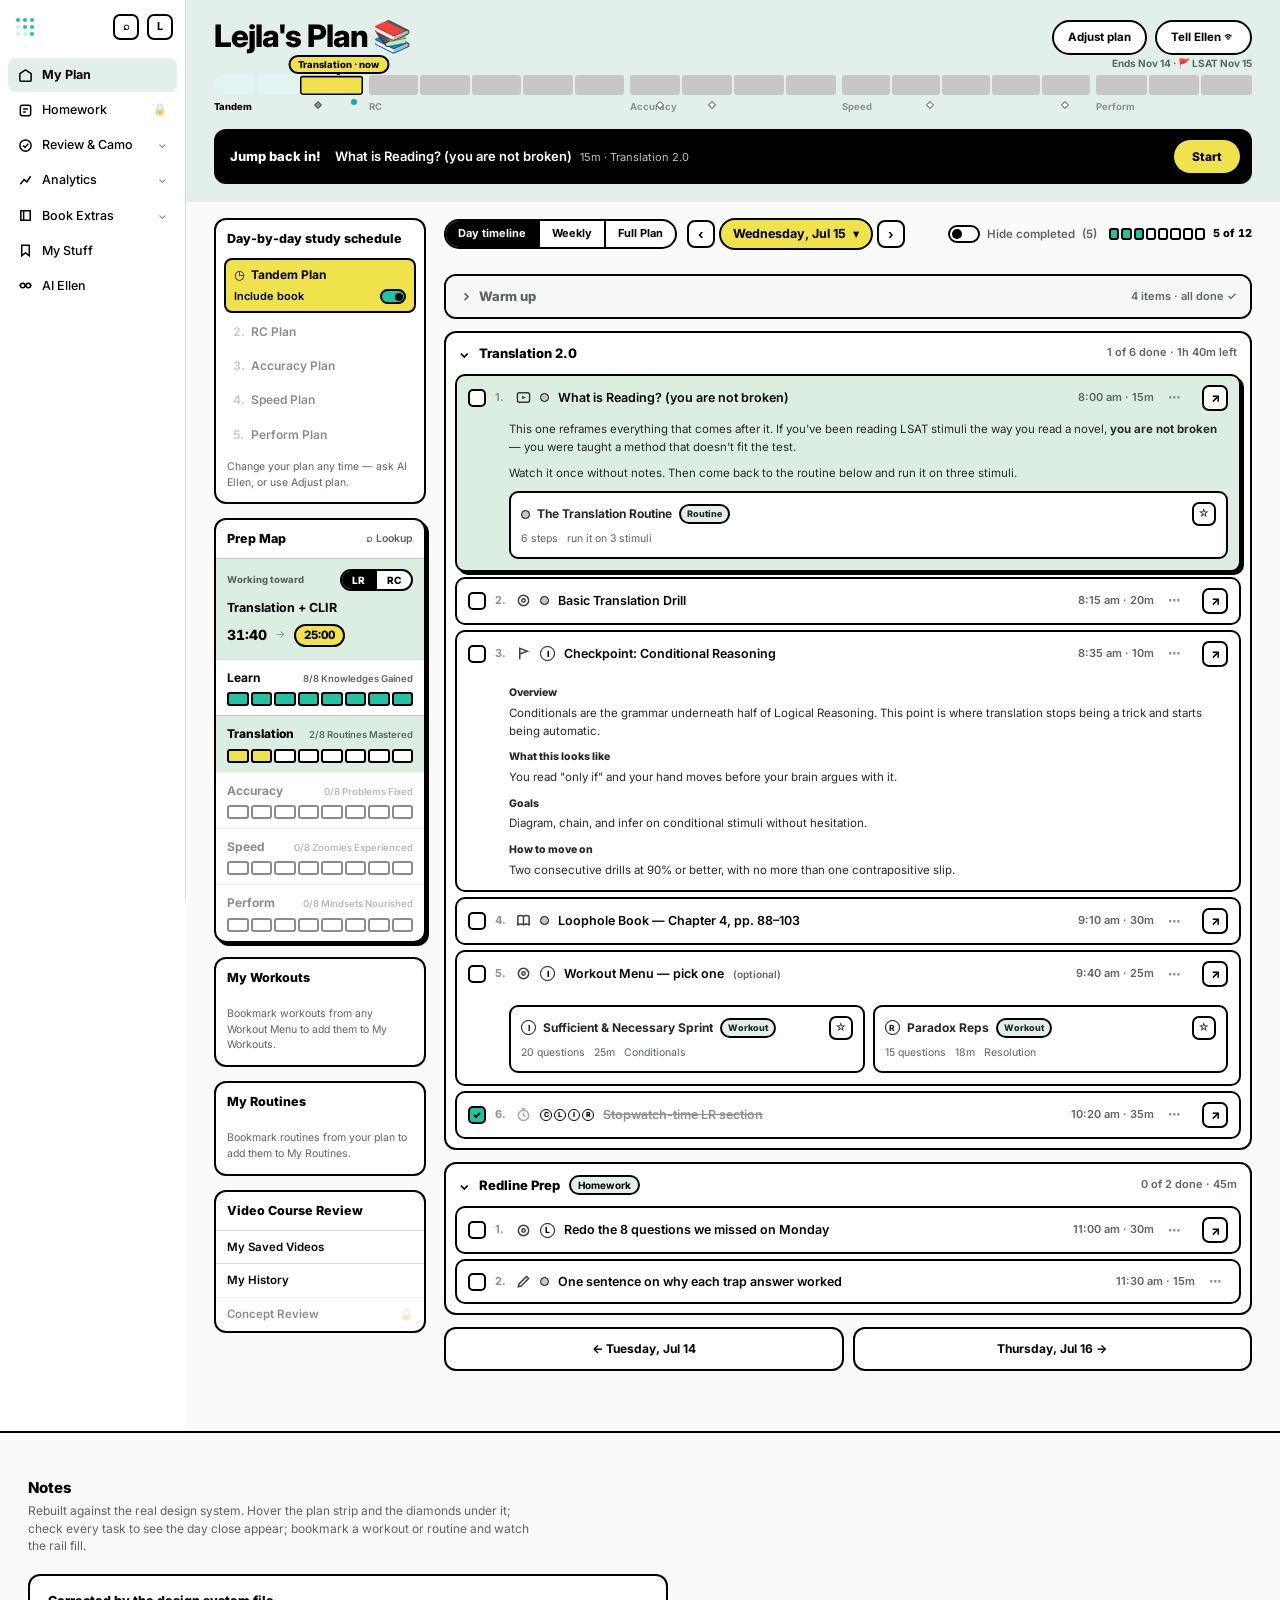
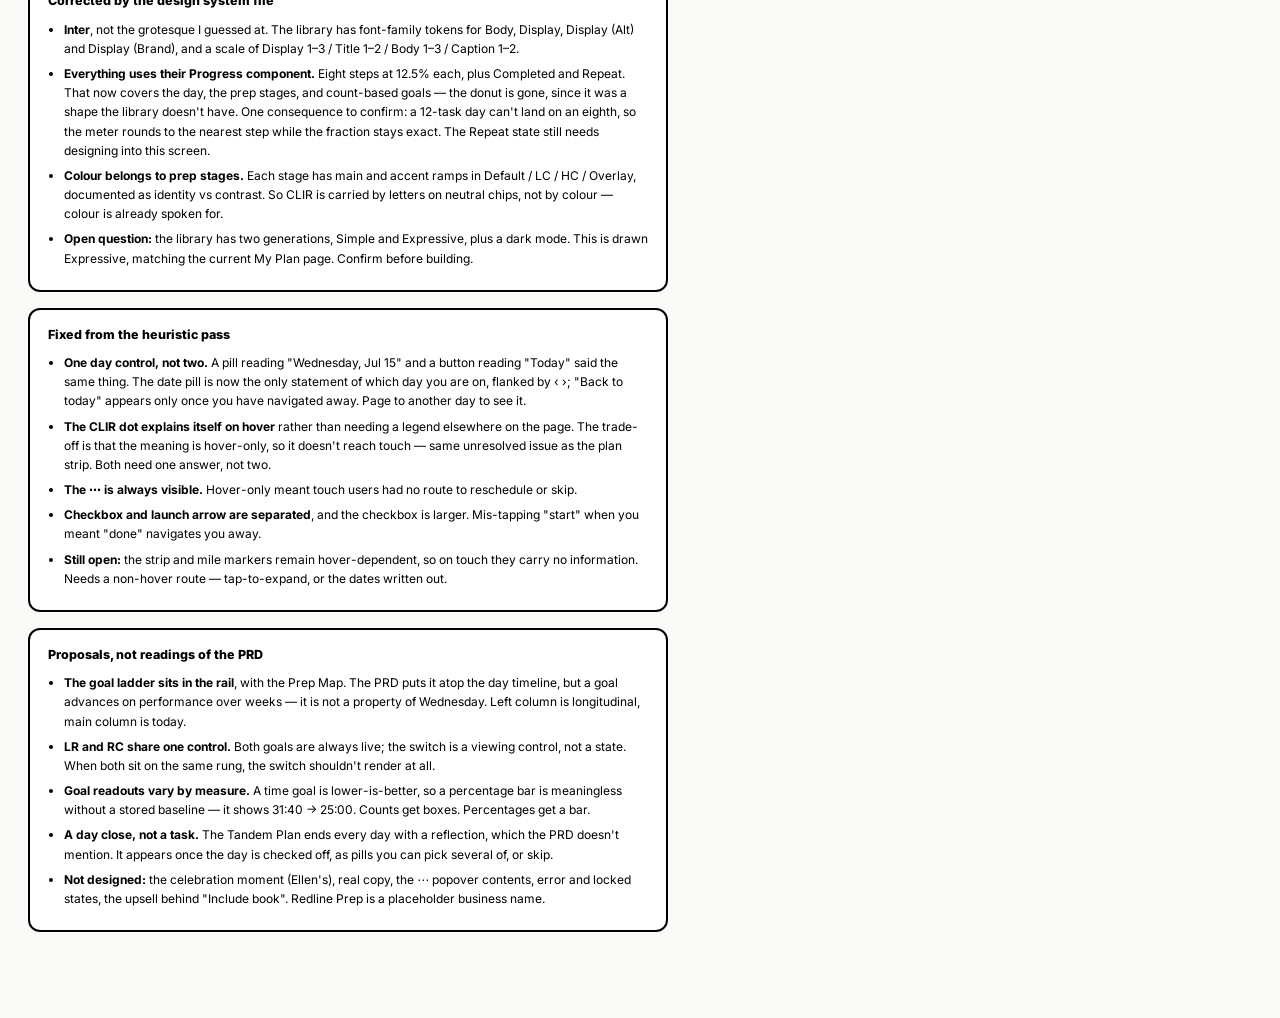
<file: studysurface.html>
<!DOCTYPE html>
<html lang="en">
<head>
<meta charset="utf-8">
<meta name="viewport" content="width=device-width, initial-scale=1">
<title>Study Surface — plan header + day timeline</title>
<link rel="preconnect" href="https://fonts.googleapis.com">
<link rel="preconnect" href="https://fonts.gstatic.com" crossorigin>
<link href="https://fonts.googleapis.com/css2?family=Inter:wght@400;500;600;700;800;900&display=swap" rel="stylesheet">
<link rel="stylesheet" href="studysurface.css">
</head>
<body>

<div class="app">

  <!-- ══ sidebar ══ -->
  <aside class="sidebar">
    <div class="sb-top">
      <span class="sb-dots"><i></i><i></i><i></i><i></i><i></i><i></i><i></i><i></i><i></i></span>
      <span class="sb-btn">⌕</span><span class="sb-btn">L</span>
    </div>
    <nav class="sb-nav">
      <button class="sb-item" aria-current="page">
        <svg viewBox="0 0 16 16" fill="none" stroke="currentColor" stroke-width="1.6"><path d="M2 6l6-4 6 4v7a1 1 0 0 1-1 1H3a1 1 0 0 1-1-1z"/></svg>My Plan</button>
      <button class="sb-item">
        <svg viewBox="0 0 16 16" fill="none" stroke="currentColor" stroke-width="1.6"><rect x="2.5" y="2.5" width="11" height="11" rx="2"/><path d="M5.5 6.5h5M5.5 9.5h3"/></svg>Homework <span class="end">🔒</span></button>
      <button class="sb-item">
        <svg viewBox="0 0 16 16" fill="none" stroke="currentColor" stroke-width="1.6"><circle cx="8" cy="8" r="6"/><path d="M5.5 8l2 2 3.5-4"/></svg>Review &amp; Camo <span class="end">⌄</span></button>
      <button class="sb-item">
        <svg viewBox="0 0 16 16" fill="none" stroke="currentColor" stroke-width="1.6"><path d="M2.5 12l4-5 3 2.5 4-6"/></svg>Analytics <span class="end">⌄</span></button>
      <button class="sb-item">
        <svg viewBox="0 0 16 16" fill="none" stroke="currentColor" stroke-width="1.6"><path d="M3 3h10v10H3z"/><path d="M6 3v10"/></svg>Book Extras <span class="end">⌄</span></button>
      <button class="sb-item">
        <svg viewBox="0 0 16 16" fill="none" stroke="currentColor" stroke-width="1.6"><path d="M4 2.5h8v11l-4-3-4 3z"/></svg>My Stuff</button>
      <button class="sb-item">
        <svg viewBox="0 0 16 16" fill="none" stroke="currentColor" stroke-width="1.6"><circle cx="5" cy="8" r="2.4"/><circle cx="11" cy="8" r="2.4"/><path d="M1.5 8h1.1M13.4 8h1.1M7.4 8h1.2"/></svg>AI Ellen</button>
    </nav>
  </aside>

  <div class="main">

    <!-- ══ plan header ══ -->
    <header class="band">
      <div class="band-row">
        <h1 class="plan-title">Lejla's Plan 📚</h1>
        <div class="band-actions">
          <button class="pill-btn">Adjust plan</button>
          <button class="pill-btn">Tell Ellen ᯤ</button>
        </div>
      </div>

      <!-- plan strip: one chapter per plan, one cell per week.
           Widths are real — Tandem is 21 days against Perform's 22. -->
      <div class="strip-wrap">
        <span class="strip-end">Ends Nov 14 · 🚩 LSAT Nov 15</span>
        <span class="stage-flag" style="left:12%">Translation · now</span>
        <div class="track">
          <div class="chapter current" role="button" tabindex="0" style="flex:21">
            <span class="cell done"></span><span class="cell done"></span><span class="cell stage"></span>
            <span class="ch-label">Tandem</span>
            <span class="tip">Tandem Plan · 21 days · Jun 25 – Jul 15</span>
          </div>
          <div class="chapter" role="button" tabindex="0" style="flex:36">
            <span class="cell"></span><span class="cell"></span><span class="cell"></span><span class="cell"></span><span class="cell"></span>
            <span class="ch-label">RC</span>
            <span class="tip">RC Plan · 36 days · Jul 16 – Aug 20</span>
          </div>
          <div class="chapter" role="button" tabindex="0" style="flex:29">
            <span class="cell"></span><span class="cell"></span><span class="cell"></span><span class="cell"></span>
            <span class="ch-label">Accuracy</span>
            <span class="tip">Accuracy Plan · 29 days · Aug 21 – Sep 18</span>
          </div>
          <div class="chapter" role="button" tabindex="0" style="flex:35">
            <span class="cell"></span><span class="cell"></span><span class="cell"></span><span class="cell"></span><span class="cell"></span>
            <span class="ch-label">Speed</span>
            <span class="tip">Speed Plan · 35 days · Sep 19 – Oct 23</span>
          </div>
          <div class="chapter" role="button" tabindex="0" style="flex:22">
            <span class="cell"></span><span class="cell"></span><span class="cell"></span>
            <span class="ch-label">Perform</span>
            <span class="tip">Perform Plan · 22 days · Oct 24 – Nov 14</span>
          </div>
        </div>
        <span class="playhead" style="left:13.5%"></span>
        <div class="mile-wrap" style="left:10%"><span class="mile reached"></span><span class="tip">Translation starts · Jul 9</span></div>
        <div class="mile-wrap" style="left:43%"><span class="mile"></span><span class="tip">First stopwatch LR · Aug 25</span></div>
        <div class="mile-wrap" style="left:48%"><span class="mile"></span><span class="tip">First stopwatch RC · Sep 2</span></div>
        <div class="mile-wrap" style="left:69%"><span class="mile"></span><span class="tip">First timed LR + RC · Oct 1</span></div>
        <div class="mile-wrap" style="left:82%"><span class="mile"></span><span class="tip">First PT · Oct 20</span></div>
      </div>

      <div class="resume">
        <span class="resume-kicker">Jump back in!</span>
        <span class="resume-task"><b>What is Reading? (you are not broken)</b><span>15m · Translation 2.0</span></span>
        <button class="start">Start</button>
      </div>
    </header>

    <!-- ══ body ══ -->
    <div class="body">

      <aside class="rail">
        <section class="rail-card">
          <div class="rail-head">Day-by-day study schedule</div>
          <div class="plan-list">
            <div class="plan-item current">
              <div class="plan-item-name"><span>◷</span><span>Tandem Plan</span></div>
              <div class="book">Include book <span class="mini-switch"></span></div>
            </div>
            <button class="plan-item is-off"><span class="n">2.</span> RC Plan</button>
            <button class="plan-item is-off"><span class="n">3.</span> Accuracy Plan</button>
            <button class="plan-item is-off"><span class="n">4.</span> Speed Plan</button>
            <button class="plan-item is-off"><span class="n">5.</span> Perform Plan</button>
          </div>
          <p class="rail-note">Change your plan any time — ask AI Ellen, or use Adjust plan.</p>
        </section>

        <section class="rail-card is-now">
          <div class="rail-head">Prep Map <span class="lookup">⌕ Lookup</span></div>

          <!-- the goal ladder is plan-scoped, not daily, so it sits here -->
          <div class="rail-goal">
            <div class="rail-goal-top">
              <span class="rg-label">Working toward</span>
              <div class="sect-toggle" role="group" aria-label="Section">
                <button aria-pressed="true" onclick="pickSection(this,'lr')">LR</button>
                <button aria-pressed="false" onclick="pickSection(this,'rc')">RC</button>
              </div>
            </div>
            <div class="goal-body" id="goal-lr"><b>Translation + CLIR</b></div>
            <div class="goal-body" id="goal-rc" hidden><b>Diagram without stalling</b></div>
            <span class="metric metric-time" id="metric-lr">
              <b>31:40</b><span class="arrow">→</span><span class="target">25:00</span>
            </span>
            <span class="metric" id="metric-rc" hidden>
              <span class="metric-boxes">
                <span class="on"></span><span class="on"></span><span class="on"></span>
                <span></span><span></span><span></span><span></span><span></span>
              </span><span class="frac">3/8</span>
            </span>
          </div>

          <div class="stage" data-stage="Learn">
            <div class="stage-top"><span class="stage-name">Learn</span><span class="stage-count">8/8 Knowledges Gained</span></div>
            <div class="pips"><span class="pip filled"></span><span class="pip filled"></span><span class="pip filled"></span><span class="pip filled"></span><span class="pip filled"></span><span class="pip filled"></span><span class="pip filled"></span><span class="pip filled"></span></div>
          </div>
          <div class="stage is-now" data-stage="Translation">
            <div class="stage-top"><span class="stage-name">Translation</span><span class="stage-count">2/8 Routines Mastered</span></div>
            <div class="pips"><span class="pip filled"></span><span class="pip filled"></span><span class="pip"></span><span class="pip"></span><span class="pip"></span><span class="pip"></span><span class="pip"></span><span class="pip"></span></div>
          </div>
          <div class="stage is-off" data-stage="Accuracy">
            <div class="stage-top"><span class="stage-name">Accuracy</span><span class="stage-count">0/8 Problems Fixed</span></div>
            <div class="pips"><span class="pip"></span><span class="pip"></span><span class="pip"></span><span class="pip"></span><span class="pip"></span><span class="pip"></span><span class="pip"></span><span class="pip"></span></div>
          </div>
          <div class="stage is-off" data-stage="Speed">
            <div class="stage-top"><span class="stage-name">Speed</span><span class="stage-count">0/8 Zoomies Experienced</span></div>
            <div class="pips"><span class="pip"></span><span class="pip"></span><span class="pip"></span><span class="pip"></span><span class="pip"></span><span class="pip"></span><span class="pip"></span><span class="pip"></span></div>
          </div>
          <div class="stage is-off" data-stage="Perform">
            <div class="stage-top"><span class="stage-name">Perform</span><span class="stage-count">0/8 Mindsets Nourished</span></div>
            <div class="pips"><span class="pip"></span><span class="pip"></span><span class="pip"></span><span class="pip"></span><span class="pip"></span><span class="pip"></span><span class="pip"></span><span class="pip"></span></div>
          </div>
        </section>

        <section class="rail-card">
          <div class="rail-head">My Workouts</div>
          <div class="saved-list" id="my-workouts"></div>
          <p class="empty-state" id="empty-workouts">Bookmark workouts from any Workout Menu to add them to My Workouts.</p>
        </section>

        <section class="rail-card">
          <div class="rail-head">My Routines</div>
          <div class="saved-list" id="my-routines"></div>
          <p class="empty-state" id="empty-routines">Bookmark routines from your plan to add them to My Routines.</p>
        </section>

        <section class="rail-card">
          <div class="rail-head">Video Course Review</div>
          <div class="locked-row">My Saved Videos</div>
          <div class="locked-row">My History</div>
          <div class="locked-row is-off">Concept Review <span class="end">🔒</span></div>
        </section>
      </aside>

      <main class="timeline">

        <div class="day-bar">
          <!-- View first, then the day. The date pill is the only statement of
               which day this is; "Today" appears only when you have navigated
               away from it, as the way back. -->
          <div class="switcher" role="group" aria-label="View">
            <button aria-pressed="true">Day timeline</button>
            <button aria-pressed="false">Weekly</button>
            <button aria-pressed="false">Full Plan</button>
          </div>

          <div class="day-nav">
            <button class="step" aria-label="Previous day" onclick="stepDay(-1)">‹</button>
            <button class="date-pill" id="date-pill">Wednesday, Jul 15 <span class="caret-sm">▾</span></button>
            <button class="step" aria-label="Next day" onclick="stepDay(1)">›</button>
          </div>
          <button class="back-today" id="back-today" hidden onclick="stepDay(0)">Back to today</button>

          <div class="bar-right">
            <button class="toggle" id="hide-done" aria-pressed="false" onclick="hideDone(this)">
              <span class="switch"></span> Hide completed <span class="hidden-count">(5)</span>
            </button>
            <!-- the library's Progress component: eight steps, 12.5% each -->
            <span class="day-progress">
              <span class="pips" id="day-meter">
                <span class="pip filled"></span><span class="pip filled"></span><span class="pip filled"></span>
                <span class="pip"></span><span class="pip"></span><span class="pip"></span>
                <span class="pip"></span><span class="pip"></span>
              </span>
              <span class="frac" id="day-frac">5 of 12</span>
            </span>
          </div>
        </div>


        <!-- completed group, collapsed -->
        <section class="group done" data-open="false">
          <button class="group-head" onclick="toggleGroup(this)">
            <span class="caret">⌄</span> Warm up <span class="meta">4 items · all done ✓</span>
          </button>
          <div class="group-body">
            <article class="task checked"><div class="task-row">
              <button class="cb" onclick="toggleTask(this)"><svg viewBox="0 0 10 10" stroke="#000" stroke-width="1.8" fill="none"><path d="M2 5l2 2 4-4"/></svg></button>
              <span class="t-num">1.</span>
              <svg class="t-icon" viewBox="0 0 16 16" fill="none" stroke="currentColor" stroke-width="1.6"><circle cx="8" cy="8" r="5.5"/><circle cx="8" cy="8" r="1.8"/></svg>
              <span class="dot none" data-clir="No CLIR focus" aria-label="No CLIR focus"></span><span class="t-title">Basic Translation Drill</span>
              <span class="t-time">7:30 am · 10m</span></div></article>
            <article class="task checked"><div class="task-row">
              <button class="cb" onclick="toggleTask(this)"><svg viewBox="0 0 10 10" stroke="#000" stroke-width="1.8" fill="none"><path d="M2 5l2 2 4-4"/></svg></button>
              <span class="t-num">2.</span>
              <svg class="t-icon" viewBox="0 0 16 16" fill="none" stroke="currentColor" stroke-width="1.6"><rect x="1.5" y="3" width="13" height="10" rx="2"/><path d="M6.5 6.2l4 1.8-4 1.8z" fill="currentColor" stroke="none"/></svg>
              <span class="dot none" data-clir="No CLIR focus" aria-label="No CLIR focus"></span><span class="t-title">Why the answers lie to you</span>
              <span class="t-time">7:40 am · 8m</span></div></article>
            <article class="task checked"><div class="task-row">
              <button class="cb" onclick="toggleTask(this)"><svg viewBox="0 0 10 10" stroke="#000" stroke-width="1.8" fill="none"><path d="M2 5l2 2 4-4"/></svg></button>
              <span class="t-num">3.</span>
              <svg class="t-icon" viewBox="0 0 16 16" fill="none" stroke="currentColor" stroke-width="1.6"><circle cx="8" cy="8" r="5.5"/><circle cx="8" cy="8" r="1.8"/></svg>
              <span class="dot" data-clir="Resolution — paradoxes" aria-label="CLIR: Resolution — paradoxes">R</span><span class="t-title">CLIR Drill — mixed stimuli</span>
              <span class="t-time">7:48 am · 12m</span></div></article>
            <article class="task checked"><div class="task-row">
              <button class="cb" onclick="toggleTask(this)"><svg viewBox="0 0 10 10" stroke="#000" stroke-width="1.8" fill="none"><path d="M2 5l2 2 4-4"/></svg></button>
              <span class="t-num">4.</span>
              <svg class="t-icon" viewBox="0 0 16 16" fill="none" stroke="currentColor" stroke-width="1.6"><path d="M11.2 2.6l2.2 2.2-8 8-3 .8.8-3z"/></svg>
              <span class="dot none" data-clir="No CLIR focus" aria-label="No CLIR focus"></span><span class="t-title">Log yesterday's misses</span>
              <span class="t-time">8:00 am · 5m</span></div></article>
          </div>
        </section>

        <!-- active group -->
        <section class="group" data-open="true">
          <button class="group-head" onclick="toggleGroup(this)">
            <span class="caret">⌄</span> Translation 2.0 <span class="meta">1 of 6 done · 1h 40m left</span>
          </button>
          <div class="group-body">

            <article class="task active">
              <div class="task-row">
                <button class="cb" onclick="toggleTask(this)"><svg viewBox="0 0 10 10" stroke="#000" stroke-width="1.8" fill="none"><path d="M2 5l2 2 4-4"/></svg></button>
                <span class="t-num">1.</span>
                <svg class="t-icon" viewBox="0 0 16 16" fill="none" stroke="currentColor" stroke-width="1.6"><rect x="1.5" y="3" width="13" height="10" rx="2"/><path d="M6.5 6.2l4 1.8-4 1.8z" fill="currentColor" stroke="none"/></svg>
                <span class="dot none" data-clir="No CLIR focus" aria-label="No CLIR focus"></span>
                <span class="t-title">What is Reading? (you are not broken)</span>
                <span class="t-time">8:00 am · 15m</span>
                <button class="t-more" aria-label="Task details">⋯</button>
                <button class="t-launch" aria-label="Start task">↗</button>
              </div>
              <div class="notes">
                <p>This one reframes everything that comes after it. If you've been reading LSAT stimuli the way you read a novel, <strong>you are not broken</strong> — you were taught a method that doesn't fit the test.</p>
                <p>Watch it once without notes. Then come back to the routine below and run it on three stimuli.</p>
                <div class="embed">
                  <div class="embed-card">
                    <div class="embed-top"><span class="dot none" data-clir="No CLIR focus" aria-label="No CLIR focus"></span><b>The Translation Routine</b>
                      <span class="embed-kind">Routine</span>
                      <button class="bookmark" aria-pressed="false" aria-label="Bookmark to My Routines"
                              data-kind="routine" data-name="The Translation Routine" onclick="bm(this)">☆</button></div>
                    <div class="embed-meta"><span>6 steps</span><span>run it on 3 stimuli</span></div>
                  </div>
                </div>
              </div>
            </article>

            <article class="task"><div class="task-row">
              <button class="cb" onclick="toggleTask(this)"><svg viewBox="0 0 10 10" stroke="#000" stroke-width="1.8" fill="none"><path d="M2 5l2 2 4-4"/></svg></button>
              <span class="t-num">2.</span>
              <svg class="t-icon" viewBox="0 0 16 16" fill="none" stroke="currentColor" stroke-width="1.6"><circle cx="8" cy="8" r="5.5"/><circle cx="8" cy="8" r="1.8"/></svg>
              <span class="dot none" data-clir="No CLIR focus" aria-label="No CLIR focus"></span><span class="t-title">Basic Translation Drill</span>
              <span class="t-time">8:15 am · 20m</span>
              <button class="t-more" aria-label="Task details">⋯</button>
              <button class="t-launch" aria-label="Start task">↗</button></div></article>

            <article class="task">
              <div class="task-row">
                <button class="cb" onclick="toggleTask(this)"><svg viewBox="0 0 10 10" stroke="#000" stroke-width="1.8" fill="none"><path d="M2 5l2 2 4-4"/></svg></button>
                <span class="t-num">3.</span>
                <svg class="t-icon" viewBox="0 0 16 16" fill="none" stroke="currentColor" stroke-width="1.6"><path d="M4 14V2.5l8 3-8 3"/></svg>
                <span class="dot" data-clir="Inference — premise sets" aria-label="CLIR: Inference — premise sets">I</span>
                <span class="t-title">Checkpoint: Conditional Reasoning</span>
                <span class="t-time">8:35 am · 10m</span>
                <button class="t-more" aria-label="Task details">⋯</button>
                <button class="t-launch" aria-label="Start task">↗</button>
              </div>
              <div class="notes">
                <div class="field"><h4>Overview</h4><p>Conditionals are the grammar underneath half of Logical Reasoning. This point is where translation stops being a trick and starts being automatic.</p></div>
                <div class="field"><h4>What this looks like</h4><p>You read "only if" and your hand moves before your brain argues with it.</p></div>
                <div class="field"><h4>Goals</h4><p>Diagram, chain, and infer on conditional stimuli without hesitation.</p></div>
                <div class="field"><h4>How to move on</h4><p>Two consecutive drills at 90% or better, with no more than one contrapositive slip.</p></div>
              </div>
            </article>

            <article class="task"><div class="task-row">
              <button class="cb" onclick="toggleTask(this)"><svg viewBox="0 0 10 10" stroke="#000" stroke-width="1.8" fill="none"><path d="M2 5l2 2 4-4"/></svg></button>
              <span class="t-num">4.</span>
              <svg class="t-icon" viewBox="0 0 16 16" fill="none" stroke="currentColor" stroke-width="1.6"><path d="M2 3.5c2-1 4-1 6 0 2-1 4-1 6 0v9c-2-1-4-1-6 0-2-1-4-1-6 0z"/><path d="M8 3.5v9"/></svg>
              <span class="dot none" data-clir="No CLIR focus" aria-label="No CLIR focus"></span><span class="t-title">Loophole Book — Chapter 4, pp. 88–103</span>
              <span class="t-time">9:10 am · 30m</span>
              <button class="t-more" aria-label="Task details">⋯</button>
              <button class="t-launch" aria-label="Start task">↗</button></div></article>

            <article class="task">
              <div class="task-row">
                <button class="cb" onclick="toggleTask(this)"><svg viewBox="0 0 10 10" stroke="#000" stroke-width="1.8" fill="none"><path d="M2 5l2 2 4-4"/></svg></button>
                <span class="t-num">5.</span>
                <svg class="t-icon" viewBox="0 0 16 16" fill="none" stroke="currentColor" stroke-width="1.6"><circle cx="8" cy="8" r="5.5"/><circle cx="8" cy="8" r="1.8"/></svg>
                <span class="dot" data-clir="Inference — premise sets" aria-label="CLIR: Inference — premise sets">I</span>
                <span class="t-title">Workout Menu — pick one</span>
                <span class="t-opt">(optional)</span>
                <span class="t-time">9:40 am · 25m</span>
                <button class="t-more" aria-label="Task details">⋯</button>
                <button class="t-launch" aria-label="Start task">↗</button>
              </div>
              <div class="notes">
                <div class="embed">
                  <div class="embed-card">
                    <div class="embed-top"><span class="dot" data-clir="Inference — premise sets" aria-label="CLIR: Inference — premise sets">I</span><b>Sufficient &amp; Necessary Sprint</b>
                      <span class="embed-kind">Workout</span>
                      <button class="bookmark" aria-pressed="false" aria-label="Bookmark to My Workouts"
                              data-kind="workout" data-name="Sufficient &amp; Necessary Sprint" onclick="bm(this)">☆</button></div>
                    <div class="embed-meta"><span>20 questions</span><span>25m</span><span>Conditionals</span></div>
                  </div>
                  <div class="embed-card">
                    <div class="embed-top"><span class="dot" data-clir="Resolution — paradoxes" aria-label="CLIR: Resolution — paradoxes">R</span><b>Paradox Reps</b>
                      <span class="embed-kind">Workout</span>
                      <button class="bookmark" aria-pressed="false" aria-label="Bookmark to My Workouts"
                              data-kind="workout" data-name="Paradox Reps" onclick="bm(this)">☆</button></div>
                    <div class="embed-meta"><span>15 questions</span><span>18m</span><span>Resolution</span></div>
                  </div>
                </div>
              </div>
            </article>

            <article class="task checked"><div class="task-row">
              <button class="cb" onclick="toggleTask(this)"><svg viewBox="0 0 10 10" stroke="#000" stroke-width="1.8" fill="none"><path d="M2 5l2 2 4-4"/></svg></button>
              <span class="t-num">6.</span>
              <svg class="t-icon" viewBox="0 0 16 16" fill="none" stroke="currentColor" stroke-width="1.6"><circle cx="8" cy="9" r="5.5"/><path d="M8 6v3l2 1.4M6.2 1.8h3.6"/></svg>
              <span class="dot-set"><span class="dot" data-clir="Controversy — debates" aria-label="CLIR: Controversy — debates">C</span><span class="dot" data-clir="Loophole — arguments" aria-label="CLIR: Loophole — arguments">L</span><span class="dot" data-clir="Inference — premise sets" aria-label="CLIR: Inference — premise sets">I</span><span class="dot" data-clir="Resolution — paradoxes" aria-label="CLIR: Resolution — paradoxes">R</span></span>
              <span class="t-title">Stopwatch-time LR section</span>
              <span class="t-time">10:20 am · 35m</span>
              <button class="t-more" aria-label="Task details">⋯</button>
              <button class="t-launch" aria-label="Start task">↗</button></div></article>

          </div>
        </section>

        <!-- tutor assignments: ordinary rows under the business name -->
        <section class="group tutor" data-open="true">
          <button class="group-head" onclick="toggleGroup(this)">
            <span class="caret">⌄</span> Redline Prep <span class="who">Homework</span>
            <span class="meta">0 of 2 done · 45m</span>
          </button>
          <div class="group-body">
            <article class="task"><div class="task-row">
              <button class="cb" onclick="toggleTask(this)"><svg viewBox="0 0 10 10" stroke="#000" stroke-width="1.8" fill="none"><path d="M2 5l2 2 4-4"/></svg></button>
              <span class="t-num">1.</span>
              <svg class="t-icon" viewBox="0 0 16 16" fill="none" stroke="currentColor" stroke-width="1.6"><circle cx="8" cy="8" r="5.5"/><circle cx="8" cy="8" r="1.8"/></svg>
              <span class="dot" data-clir="Loophole — arguments" aria-label="CLIR: Loophole — arguments">L</span><span class="t-title">Redo the 8 questions we missed on Monday</span>
              <span class="t-time">11:00 am · 30m</span>
              <button class="t-more" aria-label="Task details">⋯</button>
              <button class="t-launch" aria-label="Start task">↗</button></div></article>
            <article class="task"><div class="task-row">
              <button class="cb" onclick="toggleTask(this)"><svg viewBox="0 0 10 10" stroke="#000" stroke-width="1.8" fill="none"><path d="M2 5l2 2 4-4"/></svg></button>
              <span class="t-num">2.</span>
              <svg class="t-icon" viewBox="0 0 16 16" fill="none" stroke="currentColor" stroke-width="1.6"><path d="M11.2 2.6l2.2 2.2-8 8-3 .8.8-3z"/></svg>
              <span class="dot none" data-clir="No CLIR focus" aria-label="No CLIR focus"></span><span class="t-title">One sentence on why each trap answer worked</span>
              <span class="t-time">11:30 am · 15m</span>
              <button class="t-more" aria-label="Task details">⋯</button></div></article>
          </div>
        </section>

        <!-- appears only when every task is checked -->
        <div class="day-done" id="day-done" hidden>
          <div class="day-done-top">
            <svg width="26" height="26" viewBox="0 0 34 34">
              <circle cx="17" cy="17" r="13.5" fill="#22C3A2" stroke="#000" stroke-width="2.5"/>
              <path d="M11 17.5l4 4 8-8.5" fill="none" stroke="#000" stroke-width="2.5" stroke-linecap="round" stroke-linejoin="round"/>
            </svg>
            <b>That's the day.</b><span class="meta">2h 40m</span>
          </div>
          <p>How did translation feel today?</p>
          <div class="feels">
            <button class="feel" aria-pressed="false" onclick="feel(this)">It clicked</button>
            <button class="feel" aria-pressed="false" onclick="feel(this)">Slow but solid</button>
            <button class="feel" aria-pressed="false" onclick="feel(this)">Foggy</button>
            <button class="feel" aria-pressed="false" onclick="feel(this)">Rushed it</button>
            <button class="feel" aria-pressed="false" onclick="feel(this)">Fighting it</button>
            <button class="feel" aria-pressed="false" onclick="feel(this)">Zoomies</button>
          </div>
          <button class="skip">Skip for today</button>
        </div>

        <div class="day-pager">
          <button>← Tuesday, Jul 14</button>
          <button>Thursday, Jul 16 →</button>
        </div>
      </main>
    </div>
  </div>
</div>

<section class="sheet">
  <h2>Notes</h2>
  <p class="sub">Rebuilt against the real design system. Hover the plan strip and the diamonds under it; check every task to see the day close appear; bookmark a workout or routine and watch the rail fill.</p>

  <div class="decisions">
    <h3>Corrected by the design system file</h3>
    <ul>
      <li><strong>Inter</strong>, not the grotesque I guessed at. The library has font-family tokens for Body, Display, Display (Alt) and Display (Brand), and a scale of Display 1–3 / Title 1–2 / Body 1–3 / Caption 1–2.</li>
      <li><strong>Everything uses their Progress component.</strong> Eight steps at 12.5% each, plus Completed and Repeat. That now covers the day, the prep stages, and count-based goals — the donut is gone, since it was a shape the library doesn't have. One consequence to confirm: a 12-task day can't land on an eighth, so the meter rounds to the nearest step while the fraction stays exact. The Repeat state still needs designing into this screen.</li>
      <li><strong>Colour belongs to prep stages.</strong> Each stage has main and accent ramps in Default / LC / HC / Overlay, documented as identity vs contrast. So CLIR is carried by letters on neutral chips, not by colour — colour is already spoken for.</li>
      <li><strong>Open question:</strong> the library has two generations, Simple and Expressive, plus a dark mode. This is drawn Expressive, matching the current My Plan page. Confirm before building.</li>
    </ul>
  </div>

  <div class="decisions">
    <h3>Fixed from the heuristic pass</h3>
    <ul>
      <li><strong>One day control, not two.</strong> A pill reading "Wednesday, Jul 15" and a button reading "Today" said the same thing. The date pill is now the only statement of which day you are on, flanked by ‹ ›; "Back to today" appears only once you have navigated away. Page to another day to see it.</li>
      <li><strong>The CLIR dot explains itself on hover</strong> rather than needing a legend elsewhere on the page. The trade-off is that the meaning is hover-only, so it doesn't reach touch — same unresolved issue as the plan strip. Both need one answer, not two.</li>
      <li><strong>The ⋯ is always visible.</strong> Hover-only meant touch users had no route to reschedule or skip.</li>
      <li><strong>Checkbox and launch arrow are separated</strong>, and the checkbox is larger. Mis-tapping "start" when you meant "done" navigates you away.</li>
      <li><strong>Still open:</strong> the strip and mile markers remain hover-dependent, so on touch they carry no information. Needs a non-hover route — tap-to-expand, or the dates written out.</li>
    </ul>
  </div>

  <div class="decisions">
    <h3>Proposals, not readings of the PRD</h3>
    <ul>
      <li><strong>The goal ladder sits in the rail</strong>, with the Prep Map. The PRD puts it atop the day timeline, but a goal advances on performance over weeks — it is not a property of Wednesday. Left column is longitudinal, main column is today.</li>
      <li><strong>LR and RC share one control.</strong> Both goals are always live; the switch is a viewing control, not a state. When both sit on the same rung, the switch shouldn't render at all.</li>
      <li><strong>Goal readouts vary by measure.</strong> A time goal is lower-is-better, so a percentage bar is meaningless without a stored baseline — it shows 31:40 → 25:00. Counts get boxes. Percentages get a bar.</li>
      <li><strong>A day close, not a task.</strong> The Tandem Plan ends every day with a reflection, which the PRD doesn't mention. It appears once the day is checked off, as pills you can pick several of, or skip.</li>
      <li><strong>Not designed:</strong> the celebration moment (Ellen's), real copy, the ⋯ popover contents, error and locked states, the upsell behind "Include book". Redline Prep is a placeholder business name.</li>
    </ul>
  </div>
</section>

<script src="studysurface.js"></script>
</body>
</html>
</file>
<file: studysurface.css>
/* ═══════════════════════════════════════════════════════════════
   TOKENS
   Names mirror the real library (LO Design System). Values are read
   off the My Plan screenshot — swap every hex for the bound variable
   once the Figma file is open. Typeface is Inter, per the library.
   ═══════════════════════════════════════════════════════════════ */
:root{
  --ink:#000;
  --ink-60:#5C6560;
  --ink-40:#8A928C;

  --paper:#FAFAF9;
  --surface:#FFF;
  --band:#E2EFEA;
  --highlight:#DCEEE2;

  /* prep stage colours — Learn/main, Translation/main, … */
  --learn:#22C3A2;
  --translation:#EFE24B;
  --accuracy:#FF9EC6;
  --speed:#F2734B;
  --perform:#9DBBF5;

  /* player-controller track */
  --track-done:#E2F3F2;
  --track-todo:#C7C7C5;
  --playhead:#09B2A8;

  --stroke:2px solid var(--ink);
  --hairline:1px solid rgba(0,0,0,.14);
  --r-card:12px;
  --r-row:10px;
  --r-pill:999px;

  --rail:212px;
  --sidebar:186px;
}
*{box-sizing:border-box;margin:0;padding:0}
body{font-family:Inter,ui-sans-serif,system-ui,sans-serif;background:var(--paper);color:var(--ink);
  font-size:13px;line-height:1.45;-webkit-font-smoothing:antialiased}
button{font:inherit;color:inherit;background:none;border:none;cursor:pointer}
a{color:inherit}
:focus-visible{outline:2px solid var(--ink);outline-offset:2px;border-radius:4px}
[hidden]{display:none !important}
@media (prefers-reduced-motion:reduce){*{transition:none!important}}

/* ── app frame ─────────────────────────────────────────────── */
.app{display:flex;min-height:100vh;background:var(--surface)}

.sidebar{width:var(--sidebar);flex:0 0 var(--sidebar);border-right:var(--hairline);
  background:var(--surface);position:sticky;top:0;height:100vh;display:flex;flex-direction:column}
.sb-top{display:flex;align-items:center;gap:8px;padding:14px 12px 18px}
.sb-dots{display:grid;grid-template-columns:repeat(3,4px);gap:3px;margin-right:auto;padding:4px}
.sb-dots i{width:4px;height:4px;border-radius:50%;background:var(--learn);display:block}
.sb-dots i:nth-child(4),.sb-dots i:nth-child(7),.sb-dots i:nth-child(8){opacity:.25}
.sb-btn{width:26px;height:26px;border:var(--stroke);border-radius:7px;display:grid;place-items:center;
  font-weight:700;font-size:11px}
.sb-nav{display:flex;flex-direction:column;gap:1px;padding:0 8px}
.sb-item{display:flex;align-items:center;gap:9px;padding:8px 10px;border-radius:8px;
  font-size:12.5px;font-weight:500;width:100%;text-align:left}
.sb-item:hover{background:#F2F5F3}
.sb-item[aria-current="page"]{background:var(--band);font-weight:700}
.sb-item svg{flex:0 0 15px}
.sb-item .end{margin-left:auto;opacity:.5;font-size:11px}

/* ── header band ───────────────────────────────────────────── */
.band{background:var(--band);padding:20px 28px 18px}
.band-row{display:flex;align-items:flex-start;gap:20px}
.plan-title{font-size:31px;font-weight:800;letter-spacing:-.03em;line-height:1;
  display:flex;align-items:center;gap:10px}
.band-actions{margin-left:auto;display:flex;gap:8px}
.pill-btn{border:var(--stroke);border-radius:var(--r-pill);padding:7px 14px;
  font-size:11.5px;font-weight:700;background:var(--surface);transition:background .12s,transform .12s}
.pill-btn:hover{background:var(--translation);transform:translateY(-1px)}

/* plan strip — built on their player-controller track.
   One chapter per plan, one cell per week. */
.strip-wrap{margin-top:20px;margin-bottom:34px;position:relative}
.track{display:flex;gap:6px;align-items:center}
.chapter{display:flex;gap:2px;position:relative;min-width:0;cursor:pointer}
.cell{flex:1;min-width:4px;height:20px;border-radius:3px;background:var(--track-todo);transition:background .14s}
.cell.done{background:var(--track-done)}
.chapter:hover .cell{background:#B9B9B7}
.chapter:hover .cell.done{background:#CFE7E5}
.cell.stage{background:var(--translation);box-shadow:inset 0 0 0 1.5px var(--ink)}
.chapter:first-child .cell:first-child{border-radius:8px 3px 3px 8px}
.chapter:last-child .cell:last-child{border-radius:3px 8px 8px 3px}
.ch-label{position:absolute;top:25px;left:0;white-space:nowrap;font-size:9.5px;font-weight:700;color:var(--ink-40)}
.chapter.current .ch-label{color:var(--ink);font-weight:800}
.playhead{position:absolute;top:24px;width:6px;height:6px;border-radius:50%;
  background:var(--playhead);transform:translateX(-50%)}
.stage-flag{position:absolute;top:-20px;transform:translateX(-50%);white-space:nowrap;font-size:9.5px;
  font-weight:800;background:var(--translation);border:var(--stroke);border-radius:var(--r-pill);padding:1px 8px}
.stage-flag::after{content:"";position:absolute;top:100%;left:50%;transform:translateX(-50%);
  border:4px solid transparent;border-top-color:var(--ink)}
.strip-end{position:absolute;right:0;top:-19px;font-size:10px;font-weight:700;color:var(--ink-60)}
.mile-wrap{position:absolute;top:22px;height:16px;width:18px;transform:translateX(-50%);display:grid;place-items:center}
.mile{width:6px;height:6px;transform:rotate(45deg);background:var(--surface);
  border:1.5px solid rgba(0,0,0,.55);border-radius:1px}
.mile.reached{background:rgba(0,0,0,.4);border-color:rgba(0,0,0,.4)}
.tip{position:absolute;bottom:calc(100% + 12px);left:50%;transform:translateX(-50%) translateY(3px);
  background:var(--ink);color:#fff;font-size:10.5px;font-weight:600;white-space:nowrap;padding:4px 8px;
  border-radius:6px;opacity:0;pointer-events:none;transition:.14s;z-index:20}
.tip::after{content:"";position:absolute;top:100%;left:50%;transform:translateX(-50%);
  border:4px solid transparent;border-top-color:var(--ink)}
.chapter:hover .tip,.mile-wrap:hover .tip{opacity:1;transform:translateX(-50%) translateY(0)}

/* resume banner */
.resume{margin-top:6px;display:flex;align-items:center;gap:14px;background:var(--ink);color:#fff;
  border-radius:var(--r-card);padding:11px 12px 11px 16px}
.resume-kicker{font-size:13px;font-weight:800;white-space:nowrap}
.resume-task{display:flex;align-items:baseline;gap:8px;min-width:0}
.resume-task b{font-size:13px;font-weight:600;overflow:hidden;text-overflow:ellipsis;white-space:nowrap}
.resume-task span{font-size:11px;color:#B9C2BD;white-space:nowrap}
.resume .start{margin-left:auto;background:var(--translation);color:var(--ink);border-radius:var(--r-pill);
  padding:8px 18px;font-size:12px;font-weight:800}
.resume .start:hover{transform:translateY(-1px)}

/* ── body ──────────────────────────────────────────────────── */
.main{flex:1;min-width:0;display:flex;flex-direction:column;background:var(--paper)}
.body{display:flex;gap:18px;padding:16px 28px 60px;align-items:flex-start}

/* day bar: view, day, filter, day progress */
.day-bar{display:flex;align-items:center;gap:10px;flex-wrap:wrap;margin-bottom:12px}
.date-pill{display:flex;align-items:center;gap:7px;border:var(--stroke);border-radius:var(--r-pill);
  padding:5px 12px;font-size:12.5px;font-weight:700;background:var(--translation)}
.switcher{display:flex;border:var(--stroke);border-radius:var(--r-pill);overflow:hidden;background:var(--surface)}
.switcher button{padding:5px 12px;font-size:11px;font-weight:700;border-right:var(--stroke);white-space:nowrap}
.switcher button:last-child{border-right:none}
.switcher button:hover{background:var(--band)}
.switcher button[aria-pressed="true"]{background:var(--ink);color:#fff}
.day-nav{display:flex;align-items:center;gap:4px}
.step{height:28px;width:28px;border:var(--stroke);border-radius:8px;display:grid;place-items:center;
  font-weight:700;background:var(--surface);font-size:13px}
.step:hover{background:var(--band)}
.back-today{border:var(--stroke);border-radius:var(--r-pill);padding:5px 12px;font-size:11px;
  font-weight:700;background:var(--surface)}
.back-today:hover{background:var(--band)}
.day-progress{display:flex;align-items:center;gap:8px}
.day-progress .pips{width:96px;gap:2px}
.day-progress .pip{height:12px}
.day-progress .frac{font-size:11px;font-weight:800;white-space:nowrap;font-variant-numeric:tabular-nums}
.bar-right{margin-left:auto;display:flex;align-items:center;gap:12px}
.toggle{display:flex;align-items:center;gap:7px;font-size:11.5px;font-weight:600;color:var(--ink-60)}
.switch{width:32px;height:18px;border:var(--stroke);border-radius:var(--r-pill);background:var(--surface);
  position:relative;transition:background .16s}
.switch::after{content:"";position:absolute;top:2px;left:2px;width:10px;height:10px;border-radius:50%;
  background:var(--ink);transition:transform .16s}
.toggle[aria-pressed="true"] .switch{background:var(--learn)}
.toggle[aria-pressed="true"] .switch::after{transform:translateX(14px)}

/* ── rail ──────────────────────────────────────────────────── */
.rail{width:var(--rail);flex:0 0 var(--rail);display:flex;flex-direction:column;gap:14px;position:sticky;top:16px}
.rail-card{border:var(--stroke);border-radius:var(--r-card);background:var(--surface);overflow:hidden}
.rail-card.is-now{box-shadow:3px 3px 0 var(--ink)}
.rail-head{display:flex;align-items:center;gap:7px;padding:10px 11px;font-size:12.5px;font-weight:800}
.rail-head .lookup{margin-left:auto;font-size:10.5px;font-weight:600;color:var(--ink-60)}

.plan-list{padding:0 8px 9px;display:flex;flex-direction:column;gap:3px}
.plan-item{display:flex;align-items:center;gap:7px;padding:7px 9px;border-radius:8px;
  font-size:12px;font-weight:600;width:100%;text-align:left}
.plan-item:hover{background:#F3F6F4}
.plan-item .n{color:var(--ink-40);font-weight:700;width:11px}
.plan-item.current{display:block;background:var(--translation);border:var(--stroke);font-weight:700;padding:6px 8px}
.plan-item-name{display:flex;align-items:center;gap:7px}
.plan-item.current .book{margin-top:5px;display:flex;align-items:center;gap:6px;font-size:11px;font-weight:600}
.mini-switch{width:26px;height:15px;border:2px solid var(--ink);border-radius:var(--r-pill);
  background:var(--learn);position:relative;margin-left:auto}
.mini-switch::after{content:"";position:absolute;top:1.5px;right:1.5px;width:8px;height:8px;
  border-radius:50%;background:var(--ink)}
.is-off{opacity:.45}
.rail-note{padding:0 11px 11px;font-size:10.5px;line-height:1.5;color:var(--ink-60)}

/* goal ladder — plan-scoped, so it lives with the Prep Map */
.rail-goal{padding:10px 11px 12px;border-top:var(--hairline);background:var(--highlight);
  display:flex;flex-direction:column;gap:7px;align-items:flex-start}
.rail-goal-top{display:flex;align-items:center;gap:8px;width:100%}
.rg-label{font-size:9.5px;font-weight:800;color:var(--ink-60)}
.sect-toggle{margin-left:auto;display:flex;border:var(--stroke);border-radius:var(--r-pill);
  overflow:hidden;background:var(--surface)}
.sect-toggle button{padding:2px 10px;font-size:10px;font-weight:800;border-right:var(--stroke)}
.sect-toggle button:last-child{border-right:none}
.sect-toggle button[aria-pressed="true"]{background:var(--ink);color:#fff}
.goal-body b{font-size:12.5px;font-weight:700;line-height:1.3}
/* one readout per kind of measure: a bar is only honest for a proportion */
.metric{display:flex;align-items:center;gap:8px}
.metric-time b{font-size:14px;font-weight:800;font-variant-numeric:tabular-nums}
.metric-time .arrow{font-size:11px;color:var(--ink-40)}
.metric-time .target{font-size:11.5px;font-weight:800;font-variant-numeric:tabular-nums;
  background:var(--translation);border:var(--stroke);border-radius:var(--r-pill);padding:1px 8px}
.metric-boxes{display:flex;gap:2px}
.metric-boxes span{width:12px;height:12px;border:var(--stroke);border-radius:3px;background:var(--surface)}
.metric-boxes span.on{background:var(--learn)}
.metric .frac{font-size:11px;font-weight:800;font-variant-numeric:tabular-nums}

/* prep stages — 8-step meter, matching the library's Progress component */
.stage{padding:9px 11px;border-top:var(--hairline)}
.stage.is-now{background:var(--highlight)}
.stage-top{display:flex;align-items:baseline;gap:7px;margin-bottom:6px}
.stage-name{font-size:12px;font-weight:700}
.stage.is-now .stage-name{font-weight:800}
.stage-count{font-size:9.5px;font-weight:600;color:var(--ink-60);margin-left:auto;text-align:right}
.pips{display:flex;gap:2px}
.pip{flex:1;height:14px;border:var(--stroke);border-radius:3px;background:var(--surface)}
.pip.filled{background:var(--learn)}
.stage[data-stage="Translation"] .pip.filled{background:var(--translation)}
.empty-state{padding:0 11px 12px;font-size:10.5px;line-height:1.5;color:var(--ink-60)}
.saved-list{padding:0 8px 9px;display:flex;flex-direction:column;gap:4px}
.saved{display:flex;align-items:center;gap:6px;padding:6px 8px;border:var(--stroke);border-radius:8px;
  font-size:11.5px;font-weight:600}
.saved .drop{margin-left:auto;font-size:10px}
.locked-row{display:flex;align-items:center;gap:7px;padding:8px 11px;border-top:var(--hairline);
  font-size:11.5px;font-weight:600}
.locked-row .end{margin-left:auto;opacity:.45}

/* ── timeline ──────────────────────────────────────────────── */
.timeline{flex:1;min-width:0;display:flex;flex-direction:column;gap:12px}
.timeline.hide-done .task.checked,.timeline.hide-done .group.done{display:none}


.group{border:var(--stroke);border-radius:var(--r-card);background:var(--surface);overflow:hidden}
.group-head{display:flex;align-items:center;gap:9px;width:100%;padding:11px 13px;
  font-size:13px;font-weight:800;text-align:left}
.group-head:hover{background:#F7FAF8}
.group-head .meta{margin-left:auto;font-size:11px;font-weight:600;color:var(--ink-60)}
.group-head .caret{transition:transform .18s}
.group[data-open="false"] .caret{transform:rotate(-90deg)}
.group[data-open="false"] .group-body{display:none}
.group.done .group-head{background:#F5F8F6;color:var(--ink-60)}
.group-body{padding:0 9px 9px;display:flex;flex-direction:column;gap:5px}
.group.tutor .who{font-size:10px;font-weight:700;border:var(--stroke);border-radius:var(--r-pill);
  padding:1px 7px;background:var(--band)}

/* task row */
.task{border:var(--stroke);border-radius:var(--r-row);background:var(--surface);overflow:hidden}
.task.active{background:var(--highlight);box-shadow:3px 3px 0 var(--ink)}
.task-row{display:flex;align-items:center;gap:9px;padding:9px 11px}
.cb{width:18px;height:18px;flex:0 0 18px;border:var(--stroke);border-radius:5px;background:var(--surface);
  display:grid;place-items:center}
.cb svg{width:10px;height:10px;opacity:0;transition:opacity .12s}
.task.checked .cb{background:var(--learn)}
.task.checked .cb svg{opacity:1}
.task.checked .t-title{text-decoration:line-through;color:var(--ink-40)}
.t-num{font-size:11px;font-weight:700;color:var(--ink-40);width:12px;flex:0 0 12px}
.t-icon{width:15px;height:15px;flex:0 0 15px;opacity:.75}
.task.checked .t-icon{opacity:.35}
.dot{width:15px;height:15px;flex:0 0 15px;border:1.5px solid var(--ink);border-radius:50%;
  display:grid;place-items:center;font-size:8.5px;font-weight:800;line-height:1;background:var(--surface)}
.dot.none{width:9px;height:9px;flex:0 0 9px;background:var(--track-todo);border-width:1.2px}
/* CLIR meaning lives on the dot itself */
.dot{position:relative}
.dot[data-clir]{cursor:help}
.dot[data-clir]::after{
  content:attr(data-clir);position:absolute;bottom:calc(100% + 8px);left:50%;
  transform:translateX(-50%) translateY(3px);background:var(--ink);color:#fff;
  font-size:10.5px;font-weight:600;line-height:1.3;white-space:nowrap;padding:4px 8px;
  border-radius:6px;opacity:0;pointer-events:none;transition:.14s;z-index:30}
.dot[data-clir]:hover::after{opacity:1;transform:translateX(-50%) translateY(0)}
.dot-set{position:relative;cursor:help}
.dot-set::after{
  content:"All four types — a full section";position:absolute;bottom:calc(100% + 8px);left:50%;
  transform:translateX(-50%) translateY(3px);background:var(--ink);color:#fff;font-size:10.5px;
  font-weight:600;white-space:nowrap;padding:4px 8px;border-radius:6px;opacity:0;
  pointer-events:none;transition:.14s;z-index:30}
.dot-set:hover::after{opacity:1;transform:translateX(-50%) translateY(0)}
.dot-set .dot[data-clir]::after{content:none}
.dot-set{display:flex;gap:2px;flex:0 0 auto}
.dot-set .dot{width:12px;height:12px;flex:0 0 12px;font-size:7px;border-width:1.2px}
.t-title{font-size:12.5px;font-weight:600;overflow:hidden;text-overflow:ellipsis;white-space:nowrap}
.t-opt{font-size:10px;font-weight:600;color:var(--ink-60);white-space:nowrap}
.t-time{margin-left:auto;font-size:11px;font-weight:600;color:var(--ink-60);white-space:nowrap}
/* the ⋯ stays visible: hover-only hides it entirely from touch */
.t-more{padding:2px 5px;font-weight:800;color:var(--ink-40);letter-spacing:1px}
.t-more:hover{color:var(--ink)}
/* gap keeps "done" and "start" from sitting next to each other */
.t-launch{margin-left:6px;width:26px;height:26px;flex:0 0 26px;border:var(--stroke);border-radius:7px;
  display:grid;place-items:center;font-size:12px;font-weight:800;background:var(--surface)}
.t-launch:hover{background:var(--translation);transform:translate(1px,-1px)}

.notes{padding:0 11px 11px 52px;font-size:11.5px;line-height:1.6;color:#242A26}
.notes p+p{margin-top:7px}
.notes a{font-weight:700;text-decoration:underline;text-underline-offset:2px}
.field{margin-top:9px}
.field h4{font-size:10.5px;font-weight:800;margin-bottom:2px}

.embed{display:flex;gap:8px;margin-top:9px;flex-wrap:wrap}
.embed-card{flex:1 1 210px;border:var(--stroke);border-radius:9px;background:var(--surface);
  padding:9px 10px;display:flex;flex-direction:column;gap:5px;min-width:0}
.embed-top{display:flex;align-items:center;gap:7px}
.embed-top b{font-size:12px;font-weight:700;overflow:hidden;text-overflow:ellipsis;white-space:nowrap}
.embed-kind{font-size:9px;font-weight:800;border:var(--stroke);border-radius:var(--r-pill);
  padding:1px 6px;background:var(--band);white-space:nowrap}
.bookmark{margin-left:auto;width:24px;height:24px;flex:0 0 24px;border:var(--stroke);border-radius:7px;
  display:grid;place-items:center;background:var(--surface);font-size:11px}
.bookmark:hover{background:var(--translation)}
.bookmark[aria-pressed="true"]{background:var(--ink);color:#fff}
.embed-meta{font-size:10.5px;color:var(--ink-60);display:flex;gap:9px;flex-wrap:wrap}

/* day close — only once the day is finished */
.day-done{border:var(--stroke);border-radius:var(--r-card);background:var(--translation);
  padding:14px 16px;display:flex;flex-direction:column;gap:11px}
.day-done-top{display:flex;align-items:center;gap:10px}
.day-done-top b{font-size:14px;font-weight:800}
.day-done-top .meta{margin-left:auto;font-size:11px;font-weight:600}
.day-done p{font-size:12.5px;font-weight:600}
.feels{display:flex;flex-wrap:wrap;gap:7px}
.feel{border:var(--stroke);border-radius:var(--r-pill);background:var(--surface);padding:6px 13px;
  font-size:11.5px;font-weight:700}
.feel:hover{transform:translateY(-1px)}
.feel[aria-pressed="true"]{background:var(--ink);color:#fff}
.skip{font-size:11px;font-weight:600;text-decoration:underline;text-underline-offset:2px;align-self:flex-start}

.day-pager{display:flex;gap:9px}
.day-pager button{flex:1;border:var(--stroke);border-radius:var(--r-card);background:var(--surface);
  padding:11px;font-size:12px;font-weight:700}
.day-pager button:hover{background:var(--band)}

/* ── notes sheet ───────────────────────────────────────────── */
.sheet{padding:44px 28px 70px;background:var(--paper);border-top:var(--stroke)}
.sheet h2{font-size:15px;font-weight:800;margin-bottom:4px}
.sheet .sub{font-size:12px;color:var(--ink-60);margin-bottom:20px;max-width:64ch}
.decisions{border:var(--stroke);border-radius:var(--r-card);background:var(--surface);
  padding:16px 18px;max-width:80ch;margin-bottom:16px}
.decisions h3{font-size:12.5px;font-weight:800;margin-bottom:9px}
.decisions li{font-size:12px;line-height:1.6;margin-left:16px;margin-bottom:6px}
.decisions p{font-size:12px;line-height:1.6;margin-bottom:9px}

@media (max-width:1080px){
  .sidebar{display:none}
  .body{flex-direction:column;padding:14px}
  .rail{width:100%;flex:1 1 auto;position:static}
  .band{padding:16px 14px}
}
</file>
